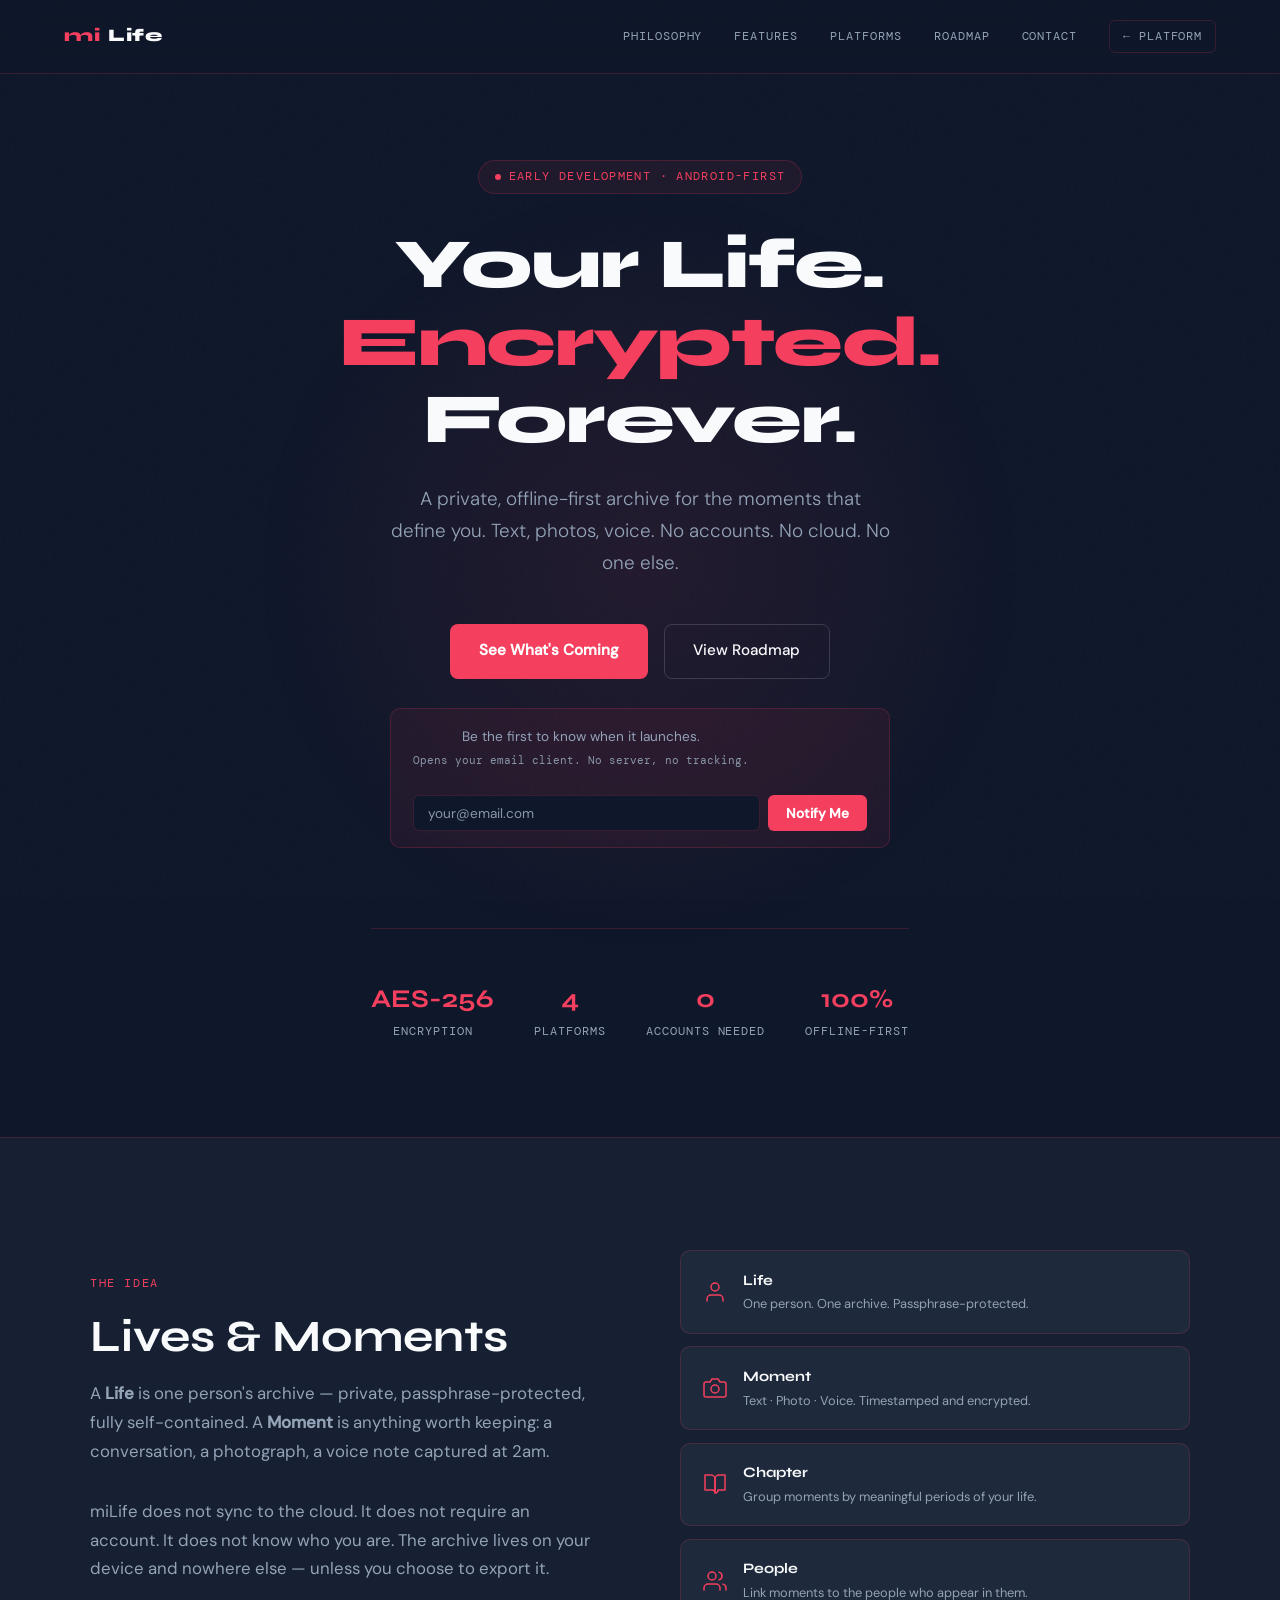
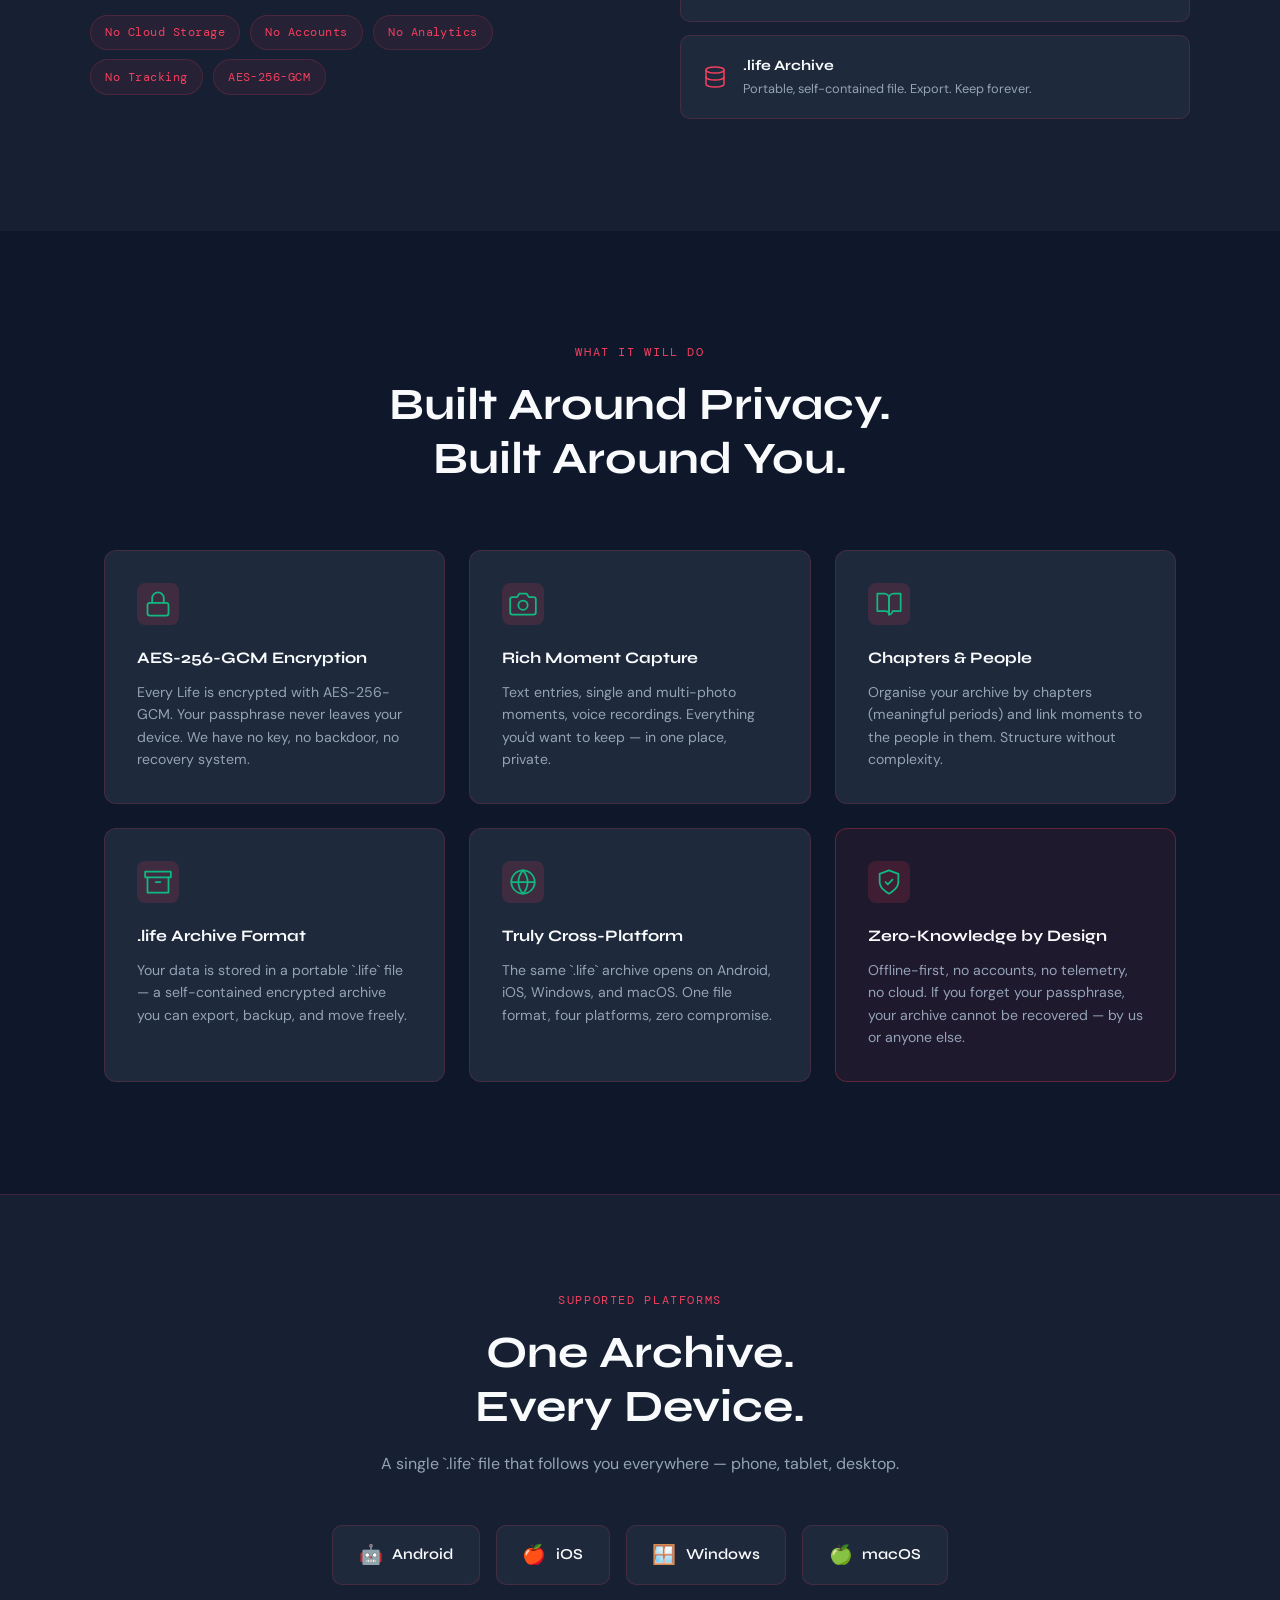
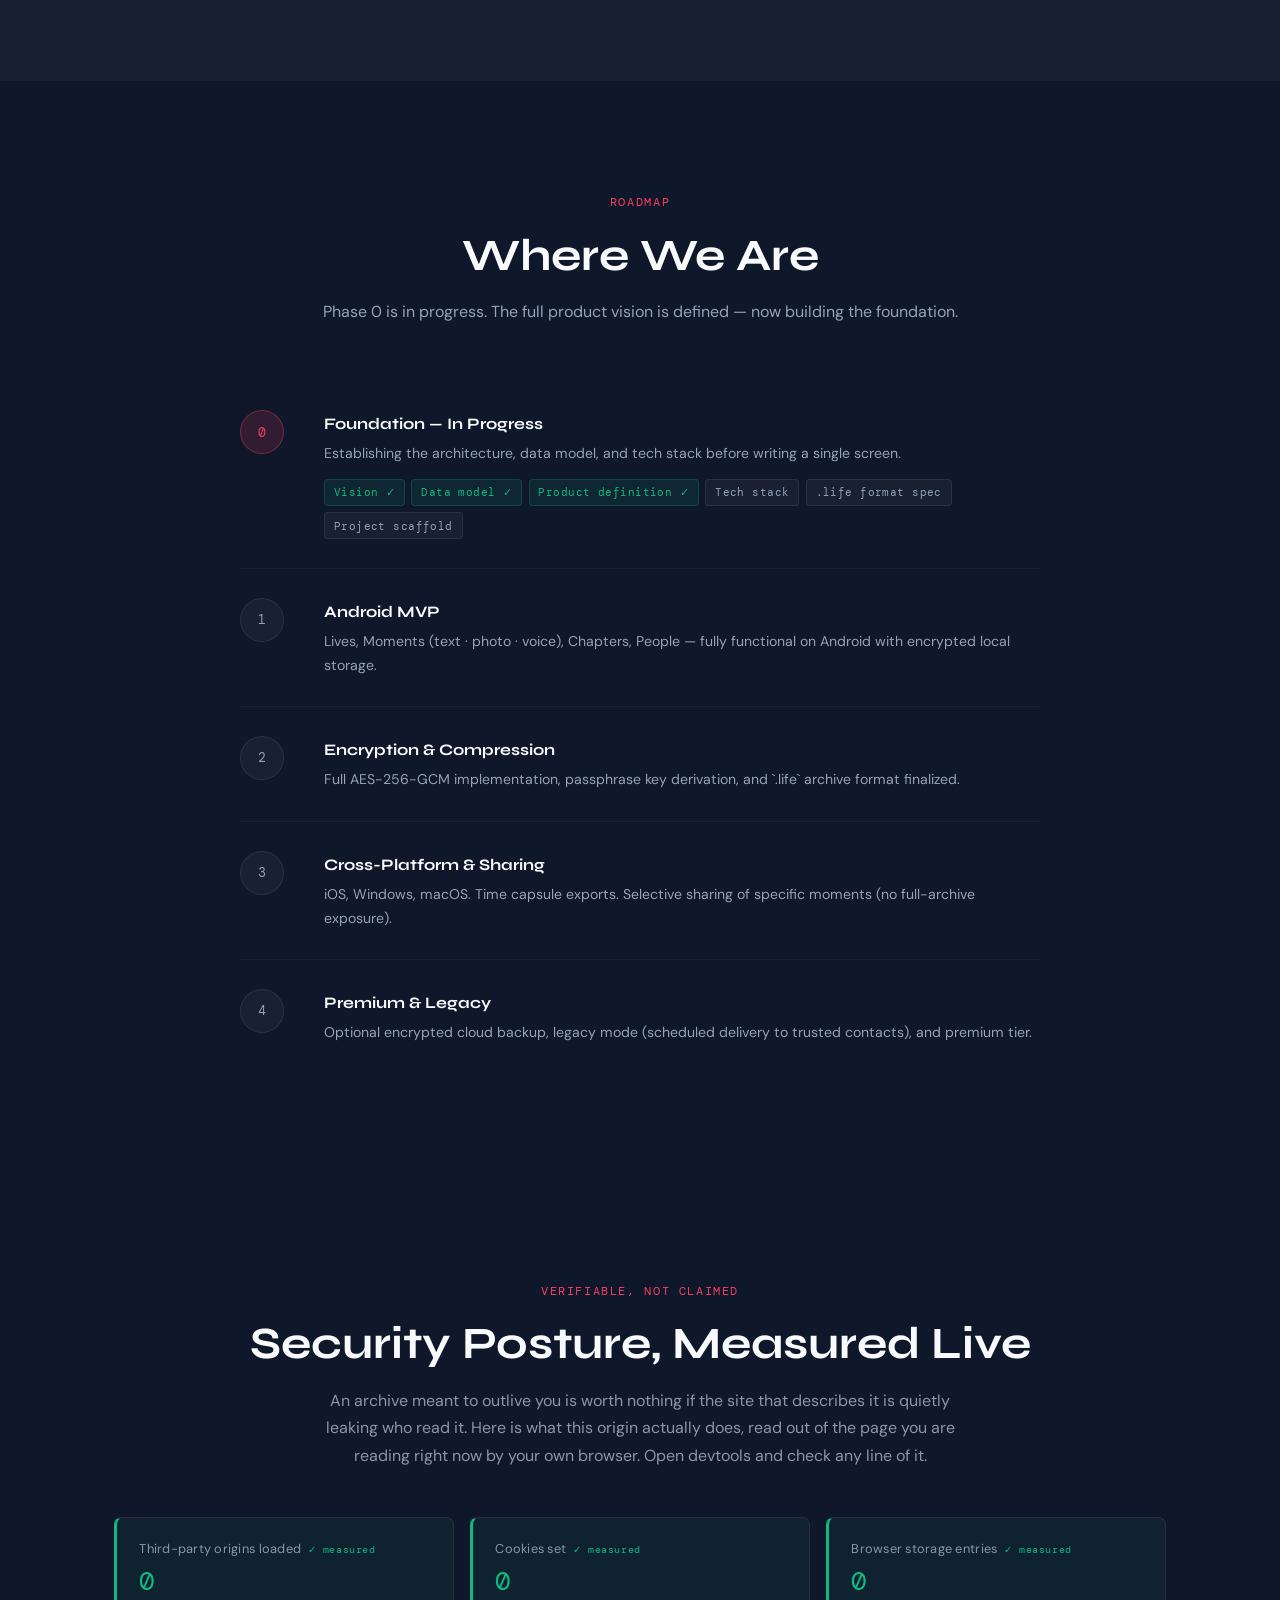
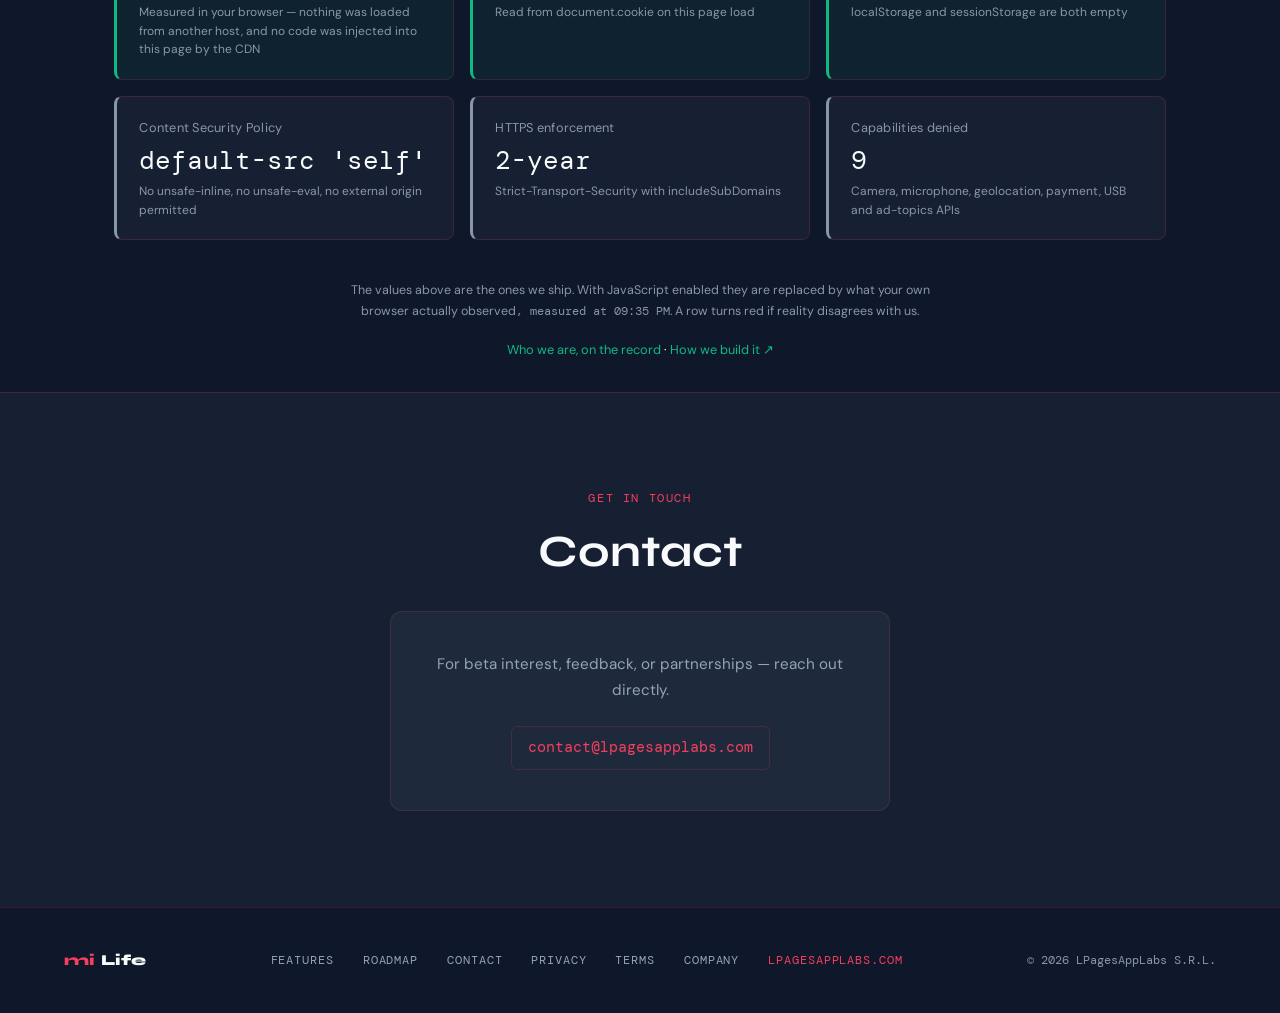
<file: public/index.html>
<!DOCTYPE html>
<!-- LPagesAppLabs Platform v1.0 · miLife · contact@lpagesapplabs.com -->
<html lang="en">
<head>
  <meta charset="UTF-8" />
  <meta name="viewport" content="width=device-width, initial-scale=1.0"/>
  <meta name="color-scheme" content="dark">
  <title>miLife — Your Life. Encrypted. Forever.</title>
  <meta name="description" content="miLife is a private, offline-first life archive app. Capture moments, lives, and memories with AES-256-GCM encryption. No accounts. No cloud. No exceptions.">
  <link rel="canonical" href="https://milife.lpagesapplabs.com/" />
  <meta property="og:title" content="miLife — Your Life. Encrypted. Forever." />
  <meta property="og:description" content="Private life archive app. AES-256 encryption, offline-first, cross-platform. Your memories stay yours." />
  <meta property="og:url" content="https://milife.lpagesapplabs.com/" />
  <meta property="og:image" content="https://lpagesapplabs.com/og-image.png" />
  <meta property="og:image:width" content="1200" />
  <meta property="og:image:height" content="630" />
  <meta property="og:type" content="website" />
  <meta name="twitter:card" content="summary_large_image" />
  <meta name="twitter:title" content="miLife — Your Life. Encrypted. Forever." />
  <meta name="twitter:description" content="Private life archive app. AES-256 encryption, offline-first, cross-platform. Your memories stay yours." />
  <meta name="twitter:image" content="https://lpagesapplabs.com/og-image.png" />
  <meta name="theme-color" content="#0F172A">
  <meta name="robots" content="index, follow">
  <link rel="icon" href="/logo.svg" type="image/svg+xml">
  <script src="main.js"></script>
  <link rel="stylesheet" href="fonts.css">
  <link rel="preload" href="fonts/syne-latin-800-normal.woff2" as="font" type="font/woff2" crossorigin>
  <link rel="preload" href="fonts/dm-sans-latin-400-normal.woff2" as="font" type="font/woff2" crossorigin>
  <link rel="stylesheet" href="styles.css">
  <!-- defer, deliberately. This script queries the DOM immediately on boot, and a
       head script that runs before the body exists is what blanked all nine origins
       on 2026-07-27. It is also progressive enhancement: the panel ships with honest
       static values and this only ever upgrades a row to "measured". -->
  <script src="posture.js" defer></script>
</head>
<body>
<a class="skip-link" href="#main-content">Skip to main content</a>

<nav>
  <a href="#hero" class="nav-logo"><span>mi</span>Life</a>
  <div class="nav-right">
    <div class="nav-links">
      <a href="#philosophy">Philosophy</a>
      <a href="#features">Features</a>
      <a href="#platforms">Platforms</a>
      <a href="#roadmap">Roadmap</a>
      <a href="#contact">Contact</a>
    </div>
    <a href="https://lpagesapplabs.com" class="nav-platform" rel="noopener noreferrer">← Platform</a>
    <button class="nav-hamburger" id="hamburger" aria-label="Menu" aria-expanded="false" aria-controls="navMobile"><span></span><span></span><span></span></button>
  </div>
  <!-- Inside <nav> on purpose. nav is position:fixed, so it is the containing
       block for this absolutely-positioned menu, which lets CSS say top:100%
       — exactly the bar's height, whatever the logo turns out to be. As a
       sibling it was in static flow at document y=0, behind the fixed bar and
       off-screen once scrolled: the menu opened and nobody could see it.
       Absolute keeps it out of the flex row, so the bar itself is unchanged. -->
  <div class="nav-mobile" id="navMobile">
    <a href="#philosophy">Philosophy</a>
    <a href="#features">Features</a>
    <a href="#platforms">Platforms</a>
    <a href="#roadmap">Roadmap</a>
    <a href="#contact">Contact</a>
    <a href="https://lpagesapplabs.com" rel="noopener noreferrer">← Platform</a>
  </div>
</nav>

<main id="main-content">
<!-- HERO -->
<section id="hero">
  <div class="hero-glow"></div>
  <div class="hero-badge"><span class="badge-dot"></span> Early Development · Android-First</div>
  <h1>Your Life.<br><span class="accent">Encrypted.</span><br>Forever.</h1>
  <p class="hero-sub">A private, offline-first archive for the moments that define you. Text, photos, voice. No accounts. No cloud. No one else.</p>
  <div class="btn-group">
    <a href="#features" class="btn btn-primary">See What's Coming</a>
    <a href="#roadmap" class="btn btn-secondary">View Roadmap</a>
  </div>
  <div class="notify-strip">
    <p>Be the first to know when it launches.<br><span class="notify-sub">Opens your email client. No server, no tracking.</span></p>
      <!-- The email input deliberately has NO name attribute, and this form has
           no action. That is a control, not an oversight: main.js calls
           preventDefault() and opens a mailto, but if JavaScript never runs the
           form submits natively as a GET to this same page, and a named input
           would put the visitor's email address into the URL, their browser
           history, and the Referer header of whatever they click next. Without a
           name, nothing is submitted at all. Do not "tidy" one in. -->
    <form class="notify-form" data-product="miLife">
      <input type="email" placeholder="your@email.com" required autocomplete="email" aria-label="Email address">
      <button type="submit">Notify Me</button>
    </form>
  </div>
  <div class="hero-stat-bar">
    <div class="stat"><div class="stat-num">AES-256</div><div class="stat-label">Encryption</div></div>
    <div class="stat"><div class="stat-num">4</div><div class="stat-label">Platforms</div></div>
    <div class="stat"><div class="stat-num">0</div><div class="stat-label">Accounts needed</div></div>
    <div class="stat"><div class="stat-num">100%</div><div class="stat-label">Offline-first</div></div>
  </div>
</section>

<!-- PHILOSOPHY -->
<section id="philosophy">
  <div class="philosophy-inner">
    <div class="philosophy-copy reveal">
      <div class="section-label">The Idea</div>
      <h2 class="section-title">Lives & Moments</h2>
      <p>A <strong>Life</strong> is one person's archive — private, passphrase-protected, fully self-contained. A <strong>Moment</strong> is anything worth keeping: a conversation, a photograph, a voice note captured at 2am.</p>
      <p>miLife does not sync to the cloud. It does not require an account. It does not know who you are. The archive lives on your device and nowhere else — unless you choose to export it.</p>
      <div class="philosophy-pills">
        <span class="pill">No Cloud Storage</span>
        <span class="pill">No Accounts</span>
        <span class="pill">No Analytics</span>
        <span class="pill">No Tracking</span>
        <span class="pill">AES-256-GCM</span>
      </div>
    </div>
    <div class="philosophy-visual reveal">
      <div class="concept-row"><span class="concept-icon"><svg width="24" height="24" viewBox="0 0 24 24" fill="none" stroke="#F43F5E" stroke-width="1.5" stroke-linecap="round" stroke-linejoin="round" aria-hidden="true"><path d="M20 21v-2a4 4 0 0 0-4-4H8a4 4 0 0 0-4 4v2"/><circle cx="12" cy="7" r="4"/></svg></span><div class="concept-body"><h3 class="concept-title">Life</h3><div class="concept-desc">One person. One archive. Passphrase-protected.</div></div></div>
      <div class="concept-row"><span class="concept-icon"><svg width="24" height="24" viewBox="0 0 24 24" fill="none" stroke="#F43F5E" stroke-width="1.5" stroke-linecap="round" stroke-linejoin="round" aria-hidden="true"><path d="M23 19a2 2 0 0 1-2 2H3a2 2 0 0 1-2-2V8a2 2 0 0 1 2-2h4l2-3h6l2 3h4a2 2 0 0 1 2 2z"/><circle cx="12" cy="13" r="4"/></svg></span><div class="concept-body"><h3 class="concept-title">Moment</h3><div class="concept-desc">Text · Photo · Voice. Timestamped and encrypted.</div></div></div>
      <div class="concept-row"><span class="concept-icon"><svg width="24" height="24" viewBox="0 0 24 24" fill="none" stroke="#F43F5E" stroke-width="1.5" stroke-linecap="round" stroke-linejoin="round" aria-hidden="true"><path d="M2 3h6a4 4 0 0 1 4 4v14a3 3 0 0 0-3-3H2z"/><path d="M22 3h-6a4 4 0 0 0-4 4v14a3 3 0 0 0 3-3h7z"/></svg></span><div class="concept-body"><h3 class="concept-title">Chapter</h3><div class="concept-desc">Group moments by meaningful periods of your life.</div></div></div>
      <div class="concept-row"><span class="concept-icon"><svg width="24" height="24" viewBox="0 0 24 24" fill="none" stroke="#F43F5E" stroke-width="1.5" stroke-linecap="round" stroke-linejoin="round" aria-hidden="true"><path d="M17 21v-2a4 4 0 0 0-4-4H5a4 4 0 0 0-4 4v2"/><circle cx="9" cy="7" r="4"/><path d="M23 21v-2a4 4 0 0 0-3-3.87"/><path d="M16 3.13a4 4 0 0 1 0 7.75"/></svg></span><div class="concept-body"><h3 class="concept-title">People</h3><div class="concept-desc">Link moments to the people who appear in them.</div></div></div>
      <div class="concept-row"><span class="concept-icon"><svg width="24" height="24" viewBox="0 0 24 24" fill="none" stroke="#F43F5E" stroke-width="1.5" stroke-linecap="round" stroke-linejoin="round" aria-hidden="true"><ellipse cx="12" cy="5" rx="9" ry="3"/><path d="M21 12c0 1.66-4 3-9 3s-9-1.34-9-3"/><path d="M3 5v14c0 1.66 4 3 9 3s9-1.34 9-3V5"/></svg></span><div class="concept-body"><h3 class="concept-title">.life Archive</h3><div class="concept-desc">Portable, self-contained file. Export. Keep forever.</div></div></div>
    </div>
  </div>
</section>

<!-- FEATURES -->
<section id="features">
  <div class="features-header reveal">
    <div class="section-label">What It Will Do</div>
    <h2 class="section-title">Built Around Privacy.<br>Built Around You.</h2>
  </div>
  <div class="features-grid">
    <div class="feature-card reveal">
      <div class="feature-icon"><svg width="28" height="28" viewBox="0 0 24 24" fill="none" stroke="#10B981" stroke-width="1.5" stroke-linecap="round" stroke-linejoin="round" aria-hidden="true"><rect x="3" y="11" width="18" height="11" rx="2" ry="2"/><path d="M7 11V7a5 5 0 0 1 10 0v4"/></svg></div>
      <h3 class="feature-title">AES-256-GCM Encryption</h3>
      <p class="feature-desc">Every Life is encrypted with AES-256-GCM. Your passphrase never leaves your device. We have no key, no backdoor, no recovery system.</p>
    </div>
    <div class="feature-card reveal">
      <div class="feature-icon"><svg width="28" height="28" viewBox="0 0 24 24" fill="none" stroke="#10B981" stroke-width="1.5" stroke-linecap="round" stroke-linejoin="round" aria-hidden="true"><path d="M23 19a2 2 0 0 1-2 2H3a2 2 0 0 1-2-2V8a2 2 0 0 1 2-2h4l2-3h6l2 3h4a2 2 0 0 1 2 2z"/><circle cx="12" cy="13" r="4"/></svg></div>
      <h3 class="feature-title">Rich Moment Capture</h3>
      <p class="feature-desc">Text entries, single and multi-photo moments, voice recordings. Everything you'd want to keep — in one place, private.</p>
    </div>
    <div class="feature-card reveal">
      <div class="feature-icon"><svg width="28" height="28" viewBox="0 0 24 24" fill="none" stroke="#10B981" stroke-width="1.5" stroke-linecap="round" stroke-linejoin="round" aria-hidden="true"><path d="M2 3h6a4 4 0 0 1 4 4v14a3 3 0 0 0-3-3H2z"/><path d="M22 3h-6a4 4 0 0 0-4 4v14a3 3 0 0 0 3-3h7z"/></svg></div>
      <h3 class="feature-title">Chapters & People</h3>
      <p class="feature-desc">Organise your archive by chapters (meaningful periods) and link moments to the people in them. Structure without complexity.</p>
    </div>
    <div class="feature-card reveal">
      <div class="feature-icon"><svg width="28" height="28" viewBox="0 0 24 24" fill="none" stroke="#10B981" stroke-width="1.5" stroke-linecap="round" stroke-linejoin="round" aria-hidden="true"><polyline points="21 8 21 21 3 21 3 8"/><rect x="1" y="3" width="22" height="5"/><line x1="10" y1="12" x2="14" y2="12"/></svg></div>
      <h3 class="feature-title">.life Archive Format</h3>
      <p class="feature-desc">Your data is stored in a portable `.life` file — a self-contained encrypted archive you can export, backup, and move freely.</p>
    </div>
    <div class="feature-card reveal">
      <div class="feature-icon"><svg width="28" height="28" viewBox="0 0 24 24" fill="none" stroke="#10B981" stroke-width="1.5" stroke-linecap="round" stroke-linejoin="round" aria-hidden="true"><circle cx="12" cy="12" r="10"/><line x1="2" y1="12" x2="22" y2="12"/><path d="M12 2a15.3 15.3 0 0 1 4 10 15.3 15.3 0 0 1-4 10 15.3 15.3 0 0 1-4-10 15.3 15.3 0 0 1 4-10z"/></svg></div>
      <h3 class="feature-title">Truly Cross-Platform</h3>
      <p class="feature-desc">The same `.life` archive opens on Android, iOS, Windows, and macOS. One file format, four platforms, zero compromise.</p>
    </div>
    <div class="feature-card feature-card--highlight reveal">
      <div class="feature-icon"><svg width="28" height="28" viewBox="0 0 24 24" fill="none" stroke="#10B981" stroke-width="1.5" stroke-linecap="round" stroke-linejoin="round" aria-hidden="true"><path d="M12 22s8-4 8-10V5l-8-3-8 3v7c0 6 8 10 8 10z"/><polyline points="9 12 11 14 15 10"/></svg></div>
      <h3 class="feature-title">Zero-Knowledge by Design</h3>
      <p class="feature-desc">Offline-first, no accounts, no telemetry, no cloud. If you forget your passphrase, your archive cannot be recovered — by us or anyone else.</p>
    </div>
  </div>
</section>

<!-- PLATFORMS -->
<section id="platforms">
  <div class="platforms-inner">
    <div class="reveal">
      <div class="section-label">Supported Platforms</div>
      <h2 class="section-title">One Archive.<br>Every Device.</h2>
      <p class="note-dim">A single `.life` file that follows you everywhere — phone, tablet, desktop.</p>
    </div>
    <div class="platform-grid reveal">
      <div class="platform-tag"><span class="icon" aria-hidden="true">🤖</span> Android</div>
      <div class="platform-tag"><span class="icon" aria-hidden="true">🍎</span> iOS</div>
      <div class="platform-tag"><span class="icon" aria-hidden="true">🪟</span> Windows</div>
      <div class="platform-tag"><span class="icon" aria-hidden="true">🍏</span> macOS</div>
    </div>
  </div>
</section>

<!-- ROADMAP -->
<section id="roadmap">
  <div class="roadmap-inner">
    <div class="roadmap-header reveal">
      <div class="section-label">Roadmap</div>
      <h2 class="section-title">Where We Are</h2>
      <p>Phase 0 is in progress. The full product vision is defined — now building the foundation.</p>
    </div>
    <div class="phases">
      <div class="phase reveal">
        <div class="phase-num active">0</div>
        <div>
          <div class="phase-name">Foundation — In Progress</div>
          <p class="phase-desc">Establishing the architecture, data model, and tech stack before writing a single screen.</p>
          <div class="phase-items">
            <span class="phase-item done-item">Vision ✓</span>
            <span class="phase-item done-item">Data model ✓</span>
            <span class="phase-item done-item">Product definition ✓</span>
            <span class="phase-item todo-item">Tech stack</span>
            <span class="phase-item todo-item">.life format spec</span>
            <span class="phase-item todo-item">Project scaffold</span>
          </div>
        </div>
      </div>
      <div class="phase reveal">
        <div class="phase-num next">1</div>
        <div>
          <div class="phase-name">Android MVP</div>
          <p class="phase-desc">Lives, Moments (text · photo · voice), Chapters, People — fully functional on Android with encrypted local storage.</p>
        </div>
      </div>
      <div class="phase reveal">
        <div class="phase-num next">2</div>
        <div>
          <div class="phase-name">Encryption & Compression</div>
          <p class="phase-desc">Full AES-256-GCM implementation, passphrase key derivation, and `.life` archive format finalized.</p>
        </div>
      </div>
      <div class="phase reveal">
        <div class="phase-num next">3</div>
        <div>
          <div class="phase-name">Cross-Platform & Sharing</div>
          <p class="phase-desc">iOS, Windows, macOS. Time capsule exports. Selective sharing of specific moments (no full-archive exposure).</p>
        </div>
      </div>
      <div class="phase reveal">
        <div class="phase-num next">4</div>
        <div>
          <div class="phase-name">Premium & Legacy</div>
          <p class="phase-desc">Optional encrypted cloud backup, legacy mode (scheduled delivery to trusted contacts), and premium tier.</p>
        </div>
      </div>
    </div>
  </div>
</section>

<!-- SECURITY POSTURE — measured live, see posture.js -->
<section id="posture">
  <div class="posture-header reveal">
    <div class="section-label">Verifiable, Not Claimed</div>
    <h2 class="section-title">Security Posture, Measured Live</h2>
    <p>An archive meant to outlive you is worth nothing if the site that describes it is quietly leaking who read it. Here is what this origin actually does, read out of the page you are reading right now by your own browser. Open devtools and check any line of it.</p>
  </div>

  <dl class="posture-grid reveal">
    <div class="posture-row" data-posture="third-party">
      <dt class="posture-label">Third-party origins loaded</dt>
      <dd class="posture-value">0</dd>
      <dd class="posture-note">No fonts, analytics or tag manager loaded from another host</dd>
    </div>
    <div class="posture-row" data-posture="cookies">
      <dt class="posture-label">Cookies set</dt>
      <dd class="posture-value">0</dd>
      <dd class="posture-note">No consent banner, because there is nothing to consent to</dd>
    </div>
    <div class="posture-row" data-posture="storage">
      <dt class="posture-label">Browser storage entries</dt>
      <dd class="posture-value">0</dd>
      <dd class="posture-note">Nothing written to localStorage or sessionStorage</dd>
    </div>
    <div class="posture-row" data-posture="csp">
      <dt class="posture-label">Content Security Policy</dt>
      <dd class="posture-value">default-src 'self'</dd>
      <dd class="posture-note">No unsafe-inline, no unsafe-eval, no external origin permitted</dd>
    </div>
    <div class="posture-row" data-posture="hsts">
      <dt class="posture-label">HTTPS enforcement</dt>
      <dd class="posture-value">2-year</dd>
      <dd class="posture-note">Strict-Transport-Security with includeSubDomains</dd>
    </div>
    <div class="posture-row" data-posture="permissions">
      <dt class="posture-label">Capabilities denied</dt>
      <dd class="posture-value">9</dd>
      <dd class="posture-note">Camera, microphone, geolocation, payment, USB and ad-topics APIs</dd>
    </div>
  </dl>

  <div class="posture-foot reveal">
    <p class="posture-stamp">The values above are the ones we ship. With JavaScript enabled they are replaced by what your own browser actually observed<span class="posture-time-wrap">, measured at <span data-posture-time>—</span></span>. A row turns red if reality disagrees with us.</p>
    <p class="posture-links"><a href="https://lpagesapplabs.com/company.html">Who we are, on the record</a> · <a href="https://blog.lpagesapplabs.com" rel="noopener noreferrer">How we build it ↗</a></p>
  </div>
</section>

<!-- CONTACT -->
<section id="contact">
  <div class="reveal">
    <div class="section-label">Get in Touch</div>
    <h2 class="section-title">Contact</h2>
  </div>
  <div class="contact-box reveal">
    <p>For beta interest, feedback, or partnerships — reach out directly.</p>
    <a href="mailto:contact@lpagesapplabs.com" class="contact-email">contact@lpagesapplabs.com</a>
  </div>
</section>

</main>

<footer>
  <a href="#hero" class="footer-logo"><span>mi</span>Life</a>
  <div class="footer-links">
    <a href="#features">Features</a>
    <a href="#roadmap">Roadmap</a>
    <a href="#contact">Contact</a>
    <a href="privacy.html">Privacy</a>
    <a href="terms.html">Terms</a>
    <a href="https://lpagesapplabs.com/company.html" rel="noopener noreferrer">Company</a>
    <a href="https://lpagesapplabs.com" class="footer-platform" rel="noopener noreferrer">lpagesapplabs.com</a>
  </div>
  <div class="footer-copy">© 2026 LPagesAppLabs S.R.L.</div>
</footer>

</body>
</html>
</file>
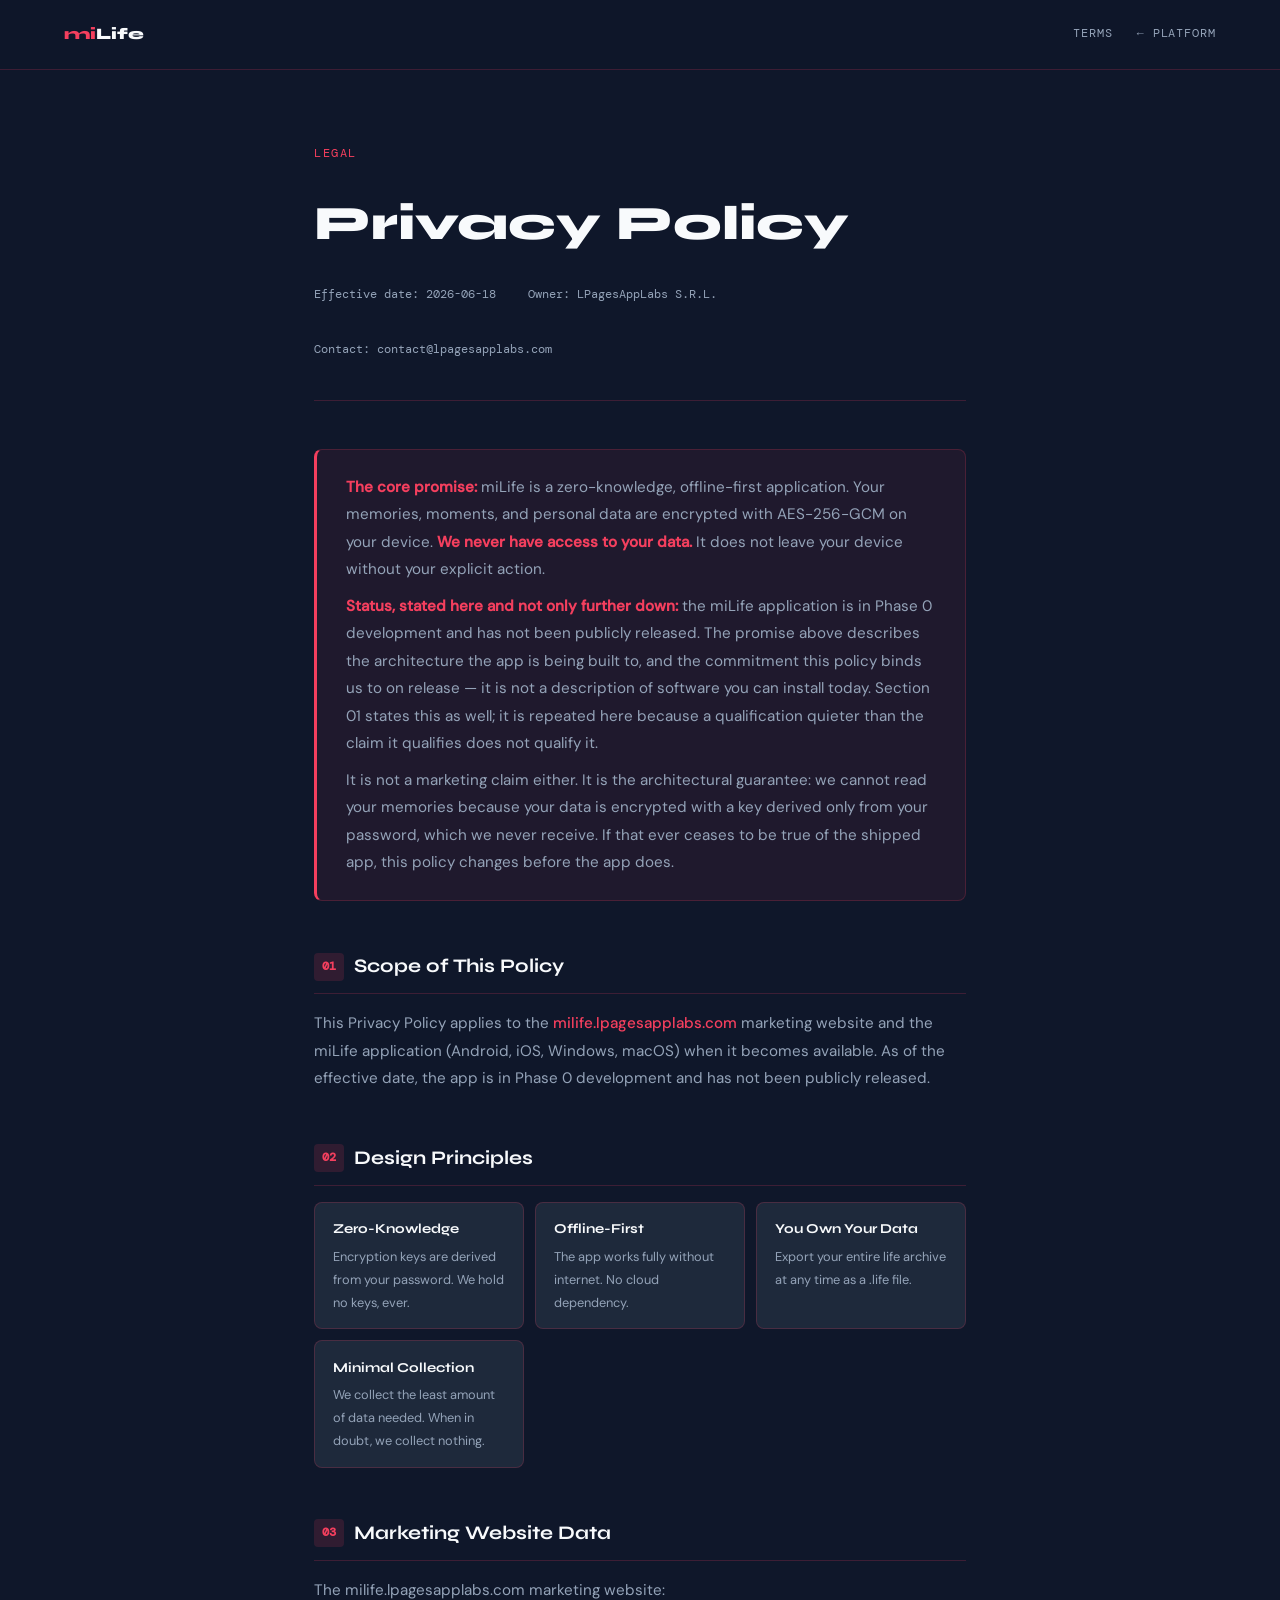
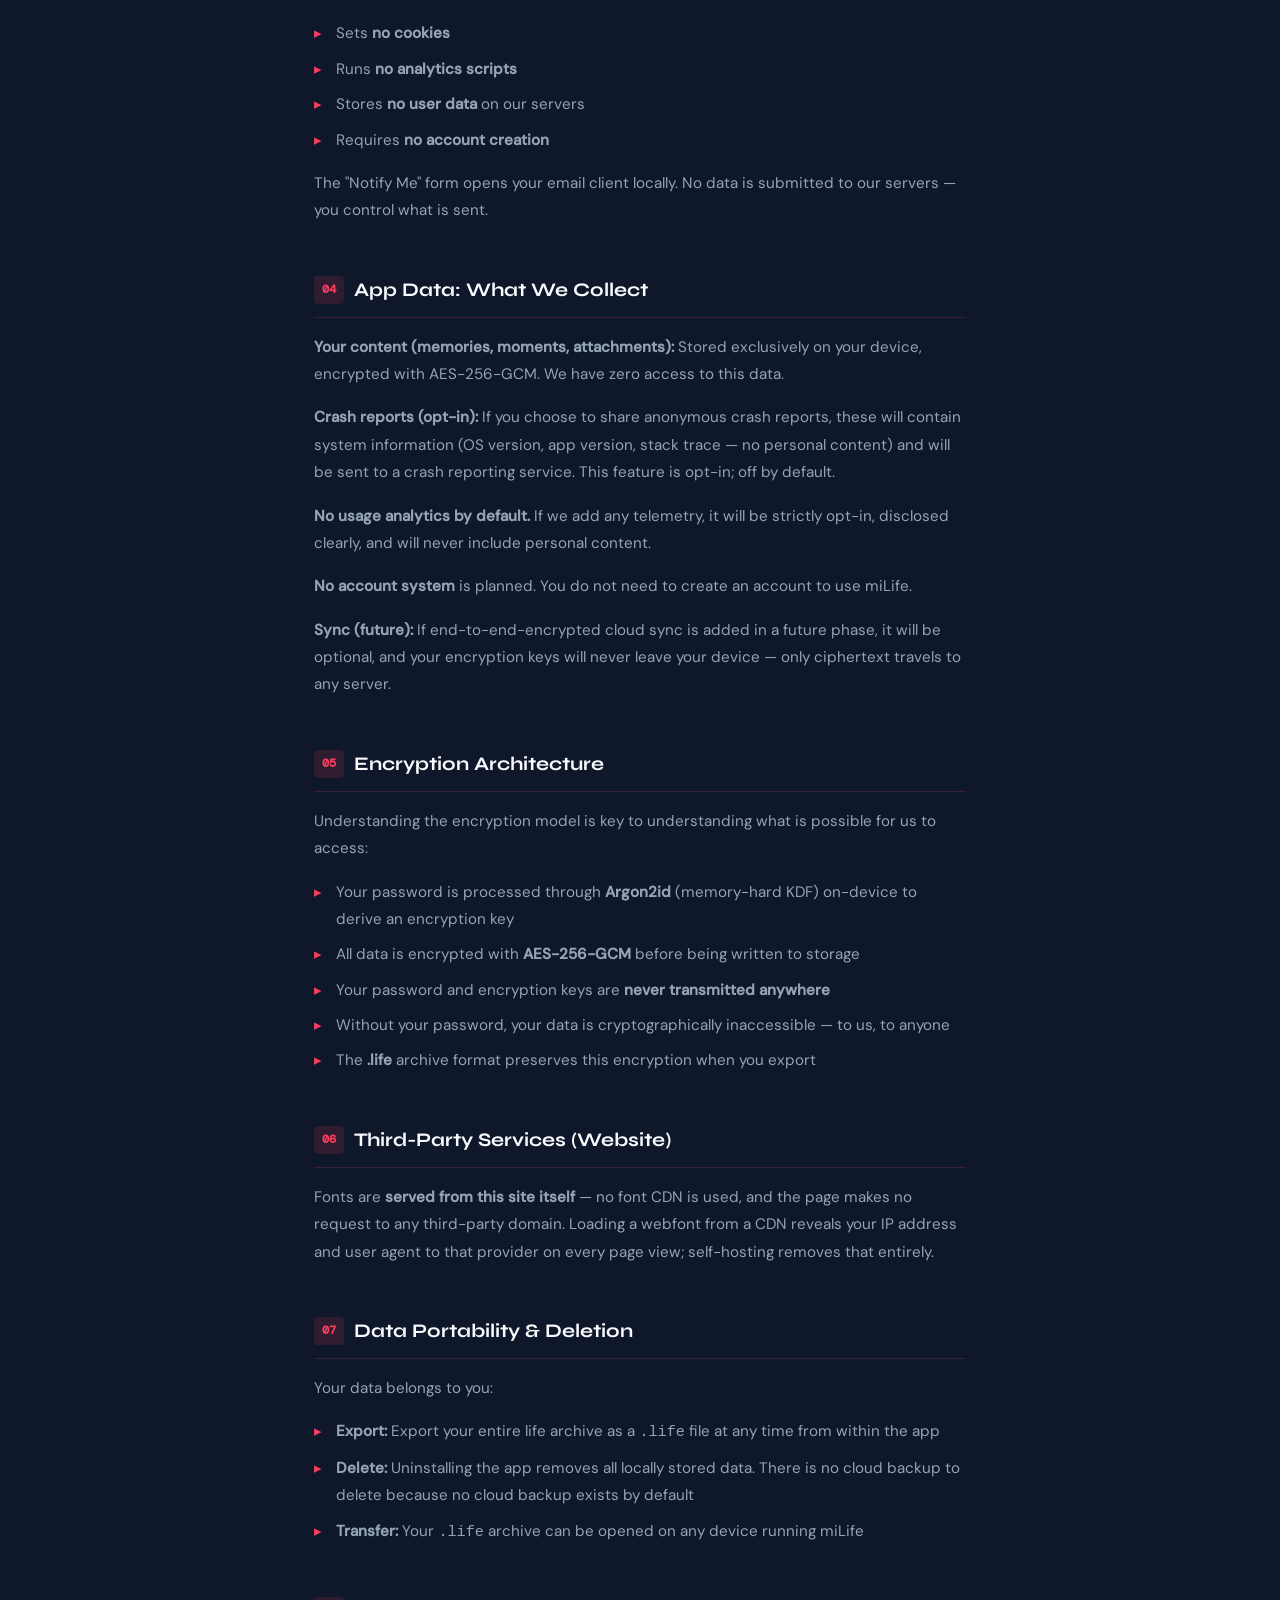
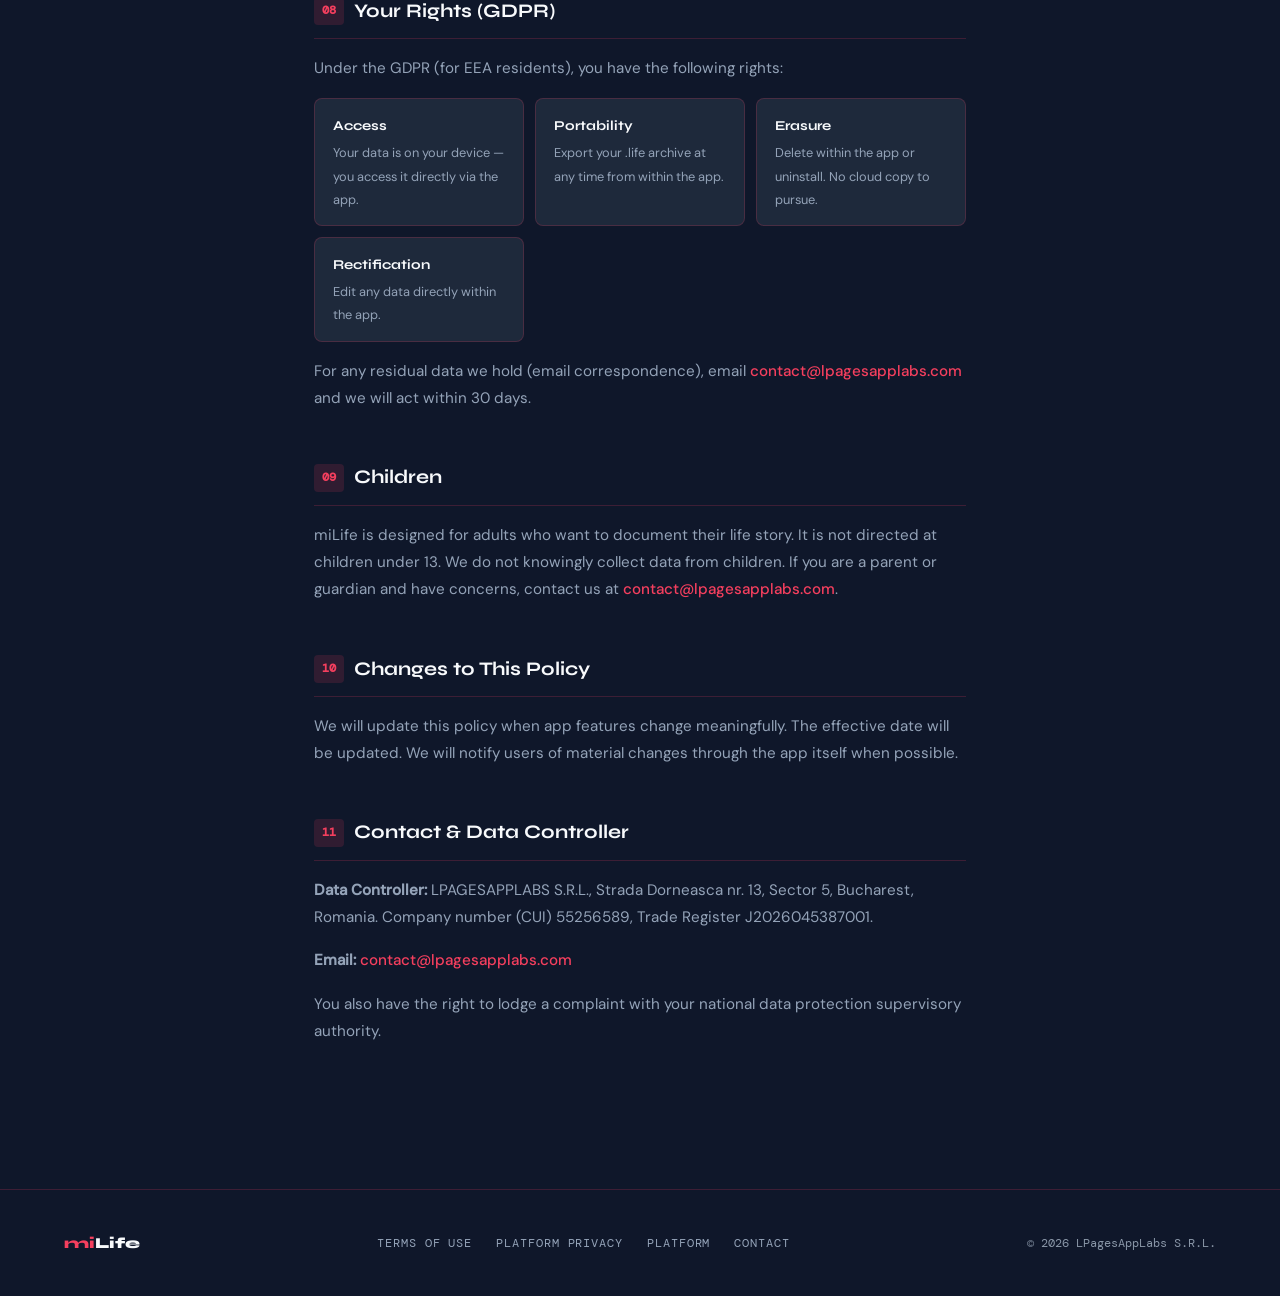
<file: public/privacy.html>
<!DOCTYPE html>
<!-- LPagesAppLabs Platform v1.0 · miLife · contact@lpagesapplabs.com -->
<html lang="en">
<head>
  <meta charset="UTF-8" />
  <meta name="viewport" content="width=device-width, initial-scale=1.0"/>
  <meta name="color-scheme" content="dark">
  <title>Privacy Policy — miLife</title>
  <meta name="description" content="Privacy Policy for miLife — the offline-first, AES-256-GCM encrypted personal life memory app. Zero-knowledge. Your data never leaves your device.">
  <link rel="canonical" href="https://milife.lpagesapplabs.com/privacy.html" />
  <link rel="icon" href="/logo.svg" type="image/svg+xml">
  <script src="main.js"></script>
  <link rel="stylesheet" href="fonts.css">
  <link rel="preload" href="fonts/syne-latin-800-normal.woff2" as="font" type="font/woff2" crossorigin>
  <link rel="preload" href="fonts/dm-sans-latin-400-normal.woff2" as="font" type="font/woff2" crossorigin>
  <link rel="stylesheet" href="privacy.css">
  <meta property="og:title" content="Privacy Policy — miLife" />
  <meta property="og:description" content="Privacy Policy for miLife — the offline-first, AES-256-GCM encrypted personal life memory app. Zero-knowledge. Your data never leaves your device." />
  <meta property="og:url" content="https://milife.lpagesapplabs.com/privacy.html" />
  <meta property="og:type" content="website" />
  <meta property="og:image" content="https://lpagesapplabs.com/og-image.png" />
  <meta property="og:image:width" content="1200" />
  <meta property="og:image:height" content="630" />
  <meta name="twitter:card" content="summary_large_image" />
  <meta name="twitter:title" content="Privacy Policy — miLife" />
  <meta name="twitter:description" content="Privacy Policy for miLife — the offline-first, AES-256-GCM encrypted personal life memory app. Zero-knowledge. Your data never leaves your device." />
  <meta name="twitter:image" content="https://lpagesapplabs.com/og-image.png" />
</head>
<body>
<a class="skip-link" href="#main-content">Skip to main content</a>

<nav>
  <a href="https://milife.lpagesapplabs.com/" class="nav-logo"><span>mi</span>Life</a>
  <div class="nav-links">
    <a href="terms.html">Terms</a>
    <a href="https://lpagesapplabs.com" rel="noopener noreferrer">← Platform</a>
  </div>
</nav>

<main class="wrap" id="main-content">
  <span class="page-label">Legal</span>
  <h1>Privacy Policy</h1>
  <div class="meta">
    <span>Effective date: 2026-06-18</span>
    <span>Owner: LPagesAppLabs S.R.L.</span>
    <span>Contact: contact@lpagesapplabs.com</span>
  </div>

  <div class="intro">
    <p><strong>The core promise:</strong> miLife is a zero-knowledge, offline-first application. Your memories, moments, and personal data are encrypted with AES-256-GCM on your device. <strong>We never have access to your data.</strong> It does not leave your device without your explicit action.</p>
    <p><strong>Status, stated here and not only further down:</strong> the miLife application is in Phase 0 development and has not been publicly released. The promise above describes the architecture the app is being built to, and the commitment this policy binds us to on release — it is not a description of software you can install today. Section 01 states this as well; it is repeated here because a qualification quieter than the claim it qualifies does not qualify it.</p>
    <p>It is not a marketing claim either. It is the architectural guarantee: we cannot read your memories because your data is encrypted with a key derived only from your password, which we never receive. If that ever ceases to be true of the shipped app, this policy changes before the app does.</p>
  </div>

  <div class="section">
    <h2><span class="num">01</span> Scope of This Policy</h2>
    <p>This Privacy Policy applies to the <span class="highlight">milife.lpagesapplabs.com</span> marketing website and the miLife application (Android, iOS, Windows, macOS) when it becomes available. As of the effective date, the app is in Phase 0 development and has not been publicly released.</p>
  </div>

  <div class="section">
    <h2><span class="num">02</span> Design Principles</h2>
    <div class="principle-grid">
      <div class="principle"><div class="principle-title">Zero-Knowledge</div><div class="principle-desc">Encryption keys are derived from your password. We hold no keys, ever.</div></div>
      <div class="principle"><div class="principle-title">Offline-First</div><div class="principle-desc">The app works fully without internet. No cloud dependency.</div></div>
      <div class="principle"><div class="principle-title">You Own Your Data</div><div class="principle-desc">Export your entire life archive at any time as a .life file.</div></div>
      <div class="principle"><div class="principle-title">Minimal Collection</div><div class="principle-desc">We collect the least amount of data needed. When in doubt, we collect nothing.</div></div>
    </div>
  </div>

  <div class="section">
    <h2><span class="num">03</span> Marketing Website Data</h2>
    <p>The milife.lpagesapplabs.com marketing website:</p>
    <ul>
      <li>Sets <strong>no cookies</strong></li>
      <li>Runs <strong>no analytics scripts</strong></li>
      <li>Stores <strong>no user data</strong> on our servers</li>
      <li>Requires <strong>no account creation</strong></li>
    </ul>
    <p>The "Notify Me" form opens your email client locally. No data is submitted to our servers — you control what is sent.</p>
  </div>

  <div class="section">
    <h2><span class="num">04</span> App Data: What We Collect</h2>
    <p><strong>Your content (memories, moments, attachments):</strong> Stored exclusively on your device, encrypted with AES-256-GCM. We have zero access to this data.</p>
    <p><strong>Crash reports (opt-in):</strong> If you choose to share anonymous crash reports, these will contain system information (OS version, app version, stack trace — no personal content) and will be sent to a crash reporting service. This feature is opt-in; off by default.</p>
    <p><strong>No usage analytics by default.</strong> If we add any telemetry, it will be strictly opt-in, disclosed clearly, and will never include personal content.</p>
    <p><strong>No account system</strong> is planned. You do not need to create an account to use miLife.</p>
    <p><strong>Sync (future):</strong> If end-to-end-encrypted cloud sync is added in a future phase, it will be optional, and your encryption keys will never leave your device — only ciphertext travels to any server.</p>
  </div>

  <div class="section">
    <h2><span class="num">05</span> Encryption Architecture</h2>
    <p>Understanding the encryption model is key to understanding what is possible for us to access:</p>
    <ul>
      <li>Your password is processed through <strong>Argon2id</strong> (memory-hard KDF) on-device to derive an encryption key</li>
      <li>All data is encrypted with <strong>AES-256-GCM</strong> before being written to storage</li>
      <li>Your password and encryption keys are <strong>never transmitted anywhere</strong></li>
      <li>Without your password, your data is cryptographically inaccessible — to us, to anyone</li>
      <li>The <strong>.life</strong> archive format preserves this encryption when you export</li>
    </ul>
  </div>

  <div class="section">
    <h2><span class="num">06</span> Third-Party Services (Website)</h2>
    <p>Fonts are <strong>served from this site itself</strong> — no font CDN is used, and the page makes no request to any third-party domain. Loading a webfont from a CDN reveals your IP address and user agent to that provider on every page view; self-hosting removes that entirely.</p>
  </div>

  <div class="section">
    <h2><span class="num">07</span> Data Portability & Deletion</h2>
    <p>Your data belongs to you:</p>
    <ul>
      <li><strong>Export:</strong> Export your entire life archive as a <code>.life</code> file at any time from within the app</li>
      <li><strong>Delete:</strong> Uninstalling the app removes all locally stored data. There is no cloud backup to delete because no cloud backup exists by default</li>
      <li><strong>Transfer:</strong> Your <code>.life</code> archive can be opened on any device running miLife</li>
    </ul>
  </div>

  <div class="section">
    <h2><span class="num">08</span> Your Rights (GDPR)</h2>
    <p>Under the GDPR (for EEA residents), you have the following rights:</p>
    <div class="rights-grid">
      <div class="right-card"><div class="right-title">Access</div><div class="right-desc">Your data is on your device — you access it directly via the app.</div></div>
      <div class="right-card"><div class="right-title">Portability</div><div class="right-desc">Export your .life archive at any time from within the app.</div></div>
      <div class="right-card"><div class="right-title">Erasure</div><div class="right-desc">Delete within the app or uninstall. No cloud copy to pursue.</div></div>
      <div class="right-card"><div class="right-title">Rectification</div><div class="right-desc">Edit any data directly within the app.</div></div>
    </div>
    <p>For any residual data we hold (email correspondence), email <span class="highlight">contact@lpagesapplabs.com</span> and we will act within 30 days.</p>
  </div>

  <div class="section">
    <h2><span class="num">09</span> Children</h2>
    <p>miLife is designed for adults who want to document their life story. It is not directed at children under 13. We do not knowingly collect data from children. If you are a parent or guardian and have concerns, contact us at <span class="highlight">contact@lpagesapplabs.com</span>.</p>
  </div>

  <div class="section">
    <h2><span class="num">10</span> Changes to This Policy</h2>
    <p>We will update this policy when app features change meaningfully. The effective date will be updated. We will notify users of material changes through the app itself when possible.</p>
  </div>

  <div class="section">
    <h2><span class="num">11</span> Contact & Data Controller</h2>
    <p><strong>Data Controller:</strong> LPAGESAPPLABS S.R.L., Strada Dorneasca nr. 13, Sector 5, Bucharest, Romania. Company number (CUI) 55256589, Trade Register J2026045387001.</p>
    <p><strong>Email:</strong> <span class="highlight">contact@lpagesapplabs.com</span></p>
    <p>You also have the right to lodge a complaint with your national data protection supervisory authority.</p>
  </div>
</main>

<footer>
  <a href="https://milife.lpagesapplabs.com" class="legal-brand-link">
    <span class="ft-accent">mi</span>Life
  </a>
  <div class="footer-links">
    <a href="terms.html">Terms of Use</a>
    <a href="https://lpagesapplabs.com/privacy.html">Platform Privacy</a>
    <a href="https://lpagesapplabs.com" rel="noopener noreferrer">Platform</a>
    <a href="mailto:contact@lpagesapplabs.com">Contact</a>
  </div>
  <div class="footer-copy">© 2026 LPagesAppLabs S.R.L.</div>
</footer>

</body>
</html>
</file>
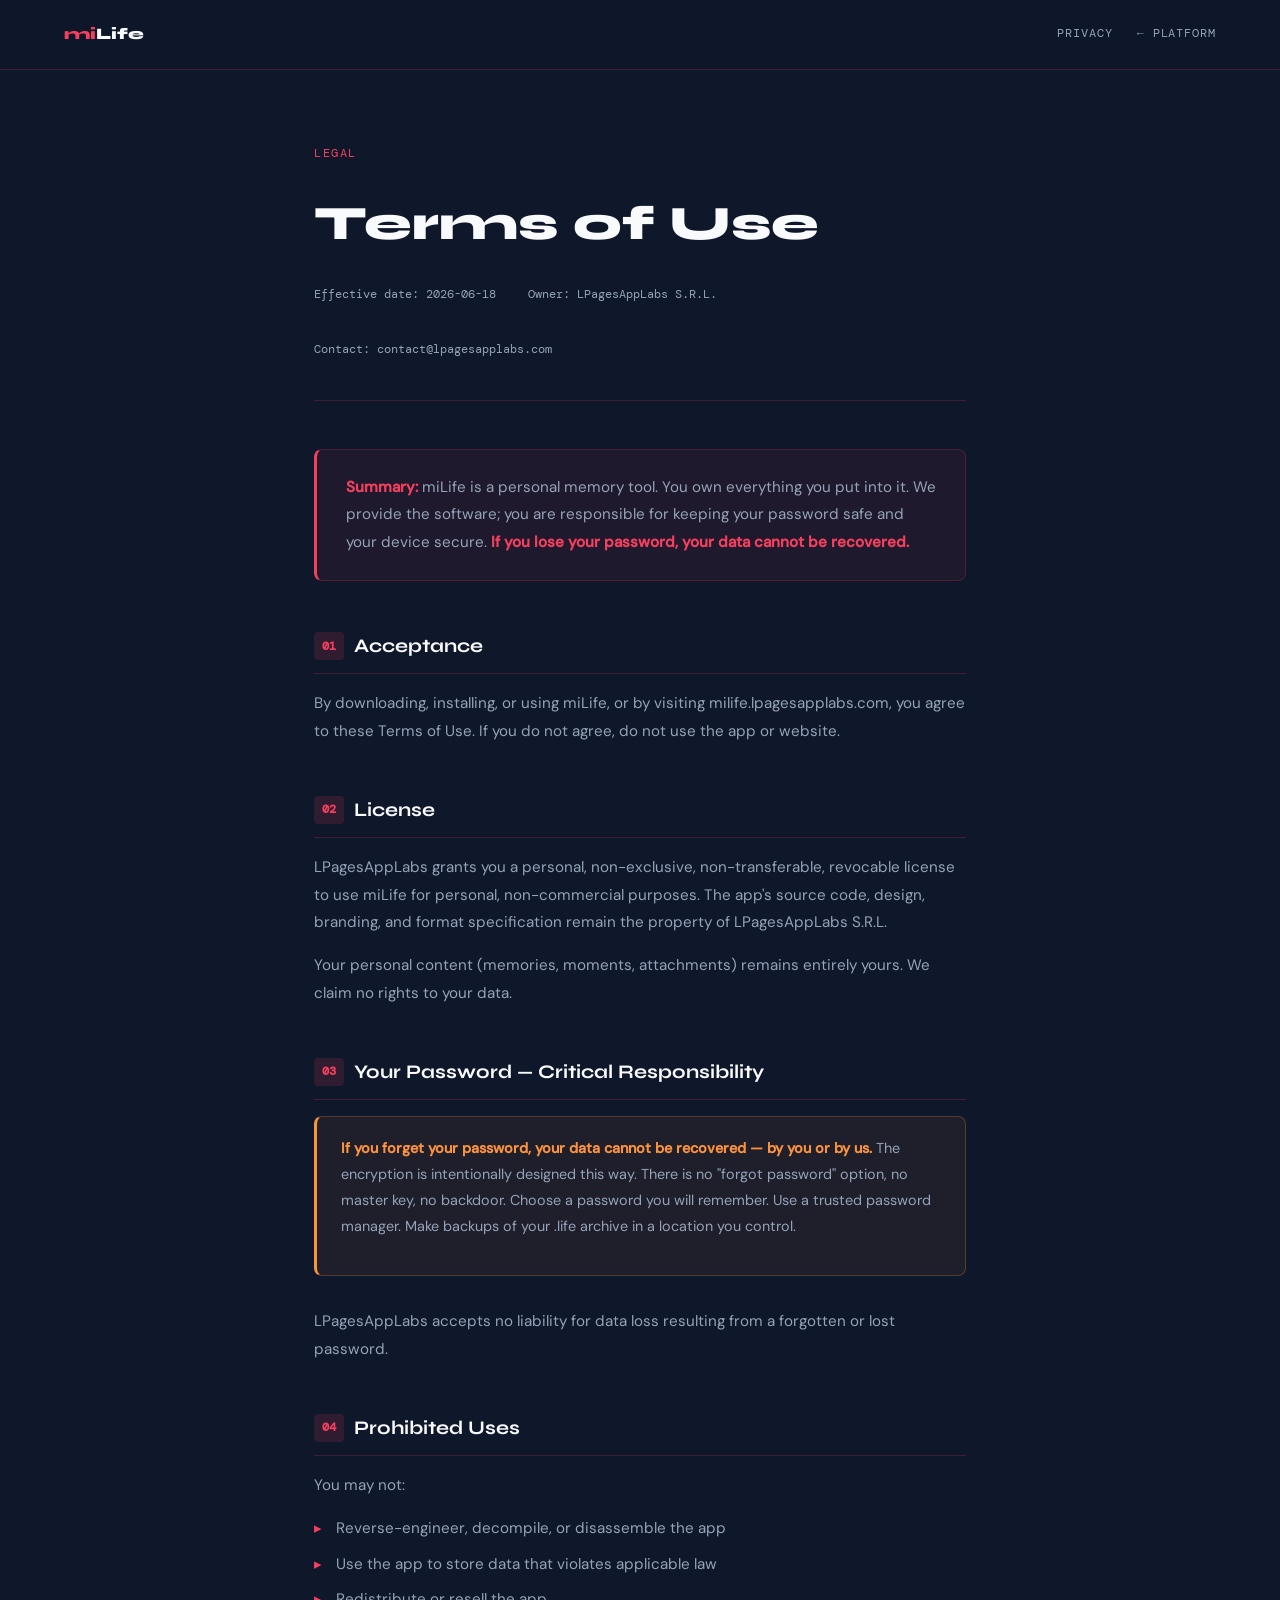
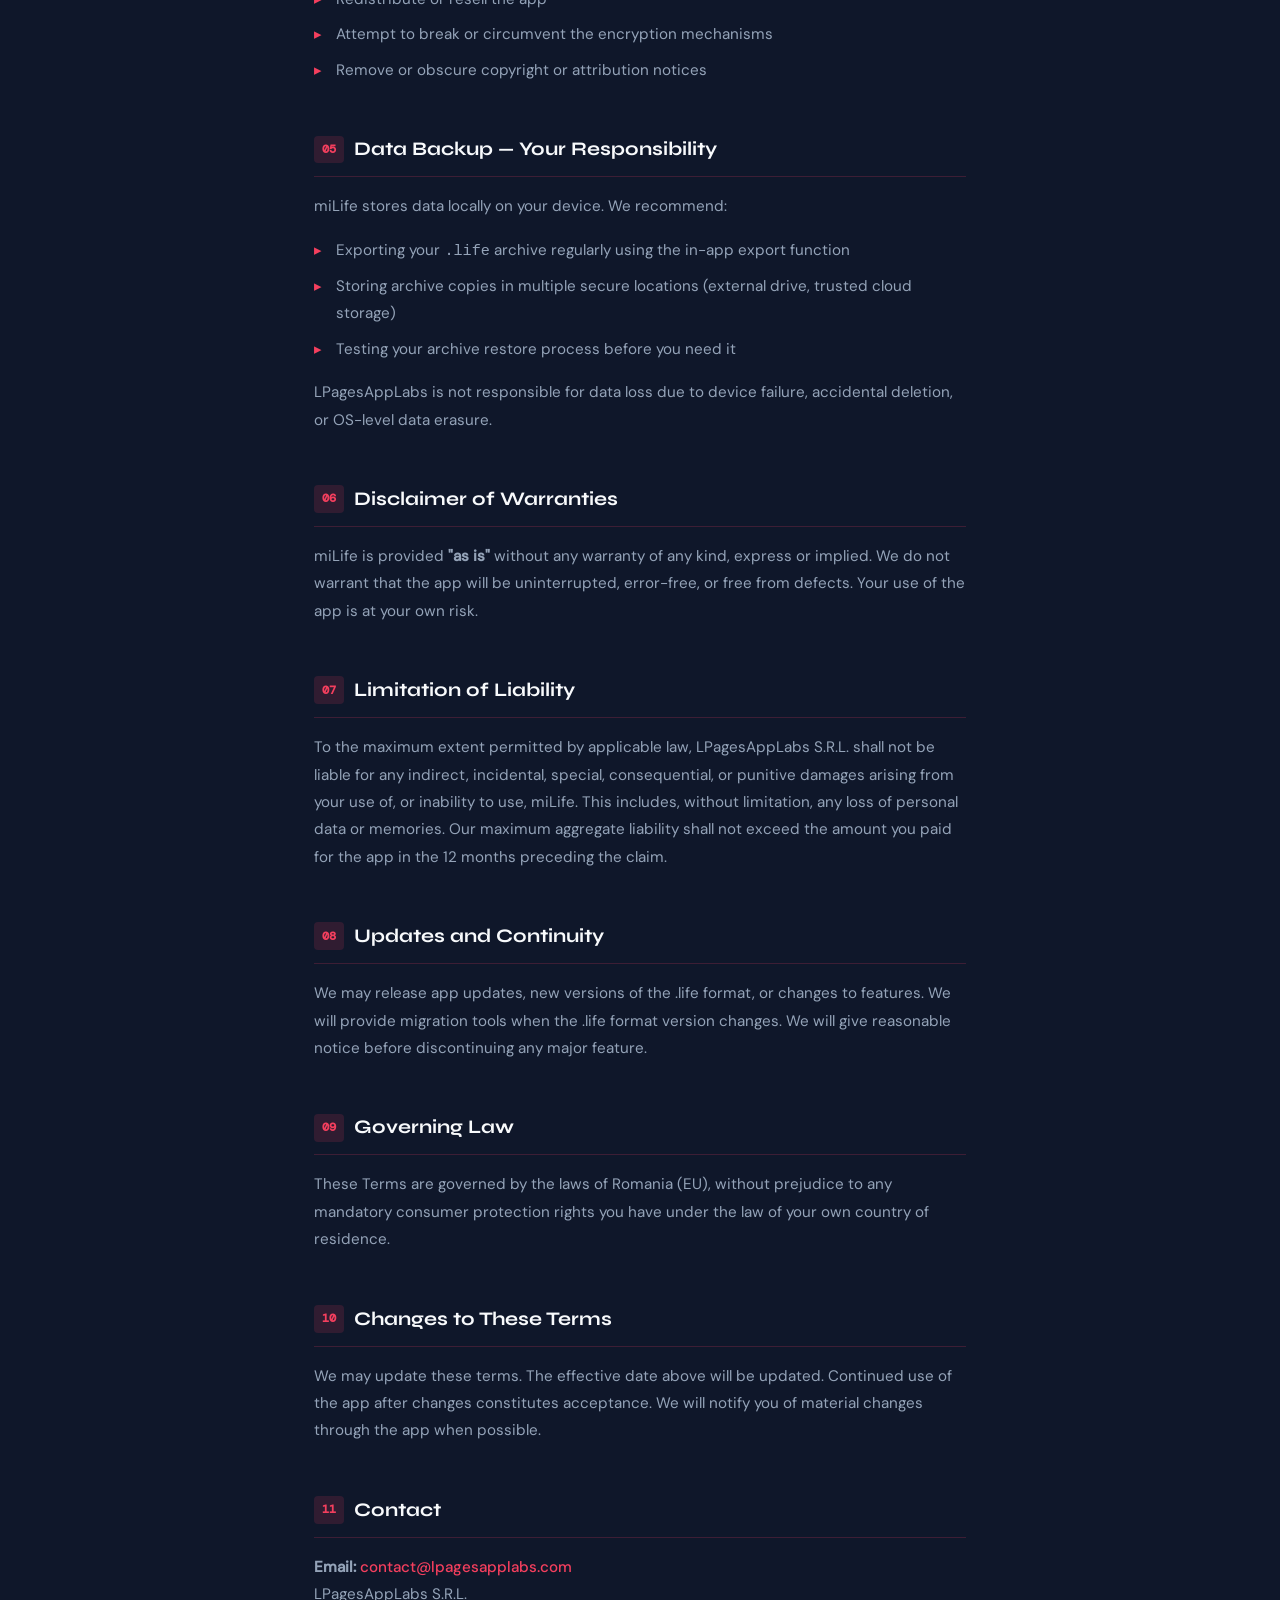
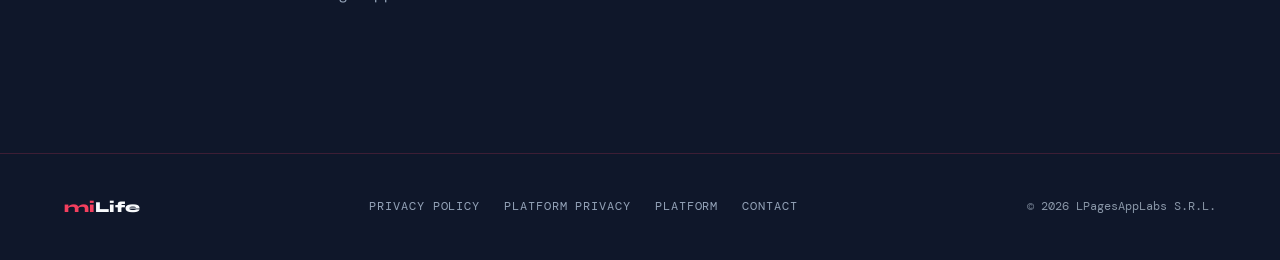
<file: public/terms.html>
<!DOCTYPE html>
<!-- LPagesAppLabs Platform v1.0 · miLife · contact@lpagesapplabs.com -->
<html lang="en">
<head>
  <meta charset="UTF-8" />
  <meta name="viewport" content="width=device-width, initial-scale=1.0"/>
  <meta name="color-scheme" content="dark">
  <title>Terms of Use — miLife</title>
  <meta name="description" content="Terms of Use for miLife — the offline-first, encrypted personal life memory app by LPagesAppLabs.">
  <link rel="canonical" href="https://milife.lpagesapplabs.com/terms.html" />
  <link rel="icon" href="/logo.svg" type="image/svg+xml">
  <script src="main.js"></script>
  <link rel="stylesheet" href="fonts.css">
  <link rel="preload" href="fonts/syne-latin-800-normal.woff2" as="font" type="font/woff2" crossorigin>
  <link rel="preload" href="fonts/dm-sans-latin-400-normal.woff2" as="font" type="font/woff2" crossorigin>
  <link rel="stylesheet" href="terms.css">
  <meta property="og:title" content="Terms of Use — miLife" />
  <meta property="og:description" content="Terms of Use for miLife — the offline-first, encrypted personal life memory app by LPagesAppLabs." />
  <meta property="og:url" content="https://milife.lpagesapplabs.com/terms.html" />
  <meta property="og:type" content="website" />
  <meta property="og:image" content="https://lpagesapplabs.com/og-image.png" />
  <meta property="og:image:width" content="1200" />
  <meta property="og:image:height" content="630" />
  <meta name="twitter:card" content="summary_large_image" />
  <meta name="twitter:title" content="Terms of Use — miLife" />
  <meta name="twitter:description" content="Terms of Use for miLife — the offline-first, encrypted personal life memory app by LPagesAppLabs." />
  <meta name="twitter:image" content="https://lpagesapplabs.com/og-image.png" />
</head>
<body>
<a class="skip-link" href="#main-content">Skip to main content</a>

<nav>
  <a href="https://milife.lpagesapplabs.com/" class="nav-logo"><span>mi</span>Life</a>
  <div class="nav-links">
    <a href="privacy.html">Privacy</a>
    <a href="https://lpagesapplabs.com" rel="noopener noreferrer">← Platform</a>
  </div>
</nav>

<main class="wrap" id="main-content">
  <span class="page-label">Legal</span>
  <h1>Terms of Use</h1>
  <div class="meta">
    <span>Effective date: 2026-06-18</span>
    <span>Owner: LPagesAppLabs S.R.L.</span>
    <span>Contact: contact@lpagesapplabs.com</span>
  </div>

  <div class="intro">
    <p><strong>Summary:</strong> miLife is a personal memory tool. You own everything you put into it. We provide the software; you are responsible for keeping your password safe and your device secure. <strong>If you lose your password, your data cannot be recovered.</strong></p>
  </div>

  <div class="section">
    <h2><span class="num">01</span> Acceptance</h2>
    <p>By downloading, installing, or using miLife, or by visiting milife.lpagesapplabs.com, you agree to these Terms of Use. If you do not agree, do not use the app or website.</p>
  </div>

  <div class="section">
    <h2><span class="num">02</span> License</h2>
    <p>LPagesAppLabs grants you a personal, non-exclusive, non-transferable, revocable license to use miLife for personal, non-commercial purposes. The app's source code, design, branding, and format specification remain the property of LPagesAppLabs S.R.L.</p>
    <p>Your personal content (memories, moments, attachments) remains entirely yours. We claim no rights to your data.</p>
  </div>

  <div class="section">
    <h2><span class="num">03</span> Your Password — Critical Responsibility</h2>
    <div class="critical-box">
      <p><strong>If you forget your password, your data cannot be recovered — by you or by us.</strong> The encryption is intentionally designed this way. There is no "forgot password" option, no master key, no backdoor. Choose a password you will remember. Use a trusted password manager. Make backups of your .life archive in a location you control.</p>
    </div>
    <p>LPagesAppLabs accepts no liability for data loss resulting from a forgotten or lost password.</p>
  </div>

  <div class="section">
    <h2><span class="num">04</span> Prohibited Uses</h2>
    <p>You may not:</p>
    <ul>
      <li>Reverse-engineer, decompile, or disassemble the app</li>
      <li>Use the app to store data that violates applicable law</li>
      <li>Redistribute or resell the app</li>
      <li>Attempt to break or circumvent the encryption mechanisms</li>
      <li>Remove or obscure copyright or attribution notices</li>
    </ul>
  </div>

  <div class="section">
    <h2><span class="num">05</span> Data Backup — Your Responsibility</h2>
    <p>miLife stores data locally on your device. We recommend:</p>
    <ul>
      <li>Exporting your <code>.life</code> archive regularly using the in-app export function</li>
      <li>Storing archive copies in multiple secure locations (external drive, trusted cloud storage)</li>
      <li>Testing your archive restore process before you need it</li>
    </ul>
    <p>LPagesAppLabs is not responsible for data loss due to device failure, accidental deletion, or OS-level data erasure.</p>
  </div>

  <div class="section">
    <h2><span class="num">06</span> Disclaimer of Warranties</h2>
    <p>miLife is provided <strong>"as is"</strong> without any warranty of any kind, express or implied. We do not warrant that the app will be uninterrupted, error-free, or free from defects. Your use of the app is at your own risk.</p>
  </div>

  <div class="section">
    <h2><span class="num">07</span> Limitation of Liability</h2>
    <p>To the maximum extent permitted by applicable law, LPagesAppLabs S.R.L. shall not be liable for any indirect, incidental, special, consequential, or punitive damages arising from your use of, or inability to use, miLife. This includes, without limitation, any loss of personal data or memories. Our maximum aggregate liability shall not exceed the amount you paid for the app in the 12 months preceding the claim.</p>
  </div>

  <div class="section">
    <h2><span class="num">08</span> Updates and Continuity</h2>
    <p>We may release app updates, new versions of the .life format, or changes to features. We will provide migration tools when the .life format version changes. We will give reasonable notice before discontinuing any major feature.</p>
  </div>

  <div class="section">
    <h2><span class="num">09</span> Governing Law</h2>
    <p>These Terms are governed by the laws of Romania (EU), without prejudice to any mandatory consumer protection rights you have under the law of your own country of residence.</p>
  </div>

  <div class="section">
    <h2><span class="num">10</span> Changes to These Terms</h2>
    <p>We may update these terms. The effective date above will be updated. Continued use of the app after changes constitutes acceptance. We will notify you of material changes through the app when possible.</p>
  </div>

  <div class="section">
    <h2><span class="num">11</span> Contact</h2>
    <p><strong>Email:</strong> <span class="highlight">contact@lpagesapplabs.com</span><br>LPagesAppLabs S.R.L.</p>
  </div>
</main>

<footer>
  <a href="https://milife.lpagesapplabs.com" class="legal-brand-link">
    <span class="ft-accent">mi</span>Life
  </a>
  <div class="footer-links">
    <a href="privacy.html">Privacy Policy</a>
    <a href="https://lpagesapplabs.com/privacy.html">Platform Privacy</a>
    <a href="https://lpagesapplabs.com" rel="noopener noreferrer">Platform</a>
    <a href="mailto:contact@lpagesapplabs.com">Contact</a>
  </div>
  <div class="footer-copy">© 2026 LPagesAppLabs S.R.L.</div>
</footer>

</body>
</html>
</file>
<file: public/fonts.css>
/* Self-hosted webfonts. Previously loaded from fonts.bunny.net, which sat in both
   style-src and font-src on all nine origins with no SRI possible, because the
   CSS URL is generated. Serving them from our own origin removes the last
   third-party origin on the platform and lets the CSP drop to 'self'.
   Greek subsets omitted; latin and latin-ext cover English and Romanian. */

/* latin */
@font-face {
  font-family: 'Syne';
  font-style: normal;
  font-weight: 400;
  font-stretch: 100%;
  font-display: swap;
  src: url(fonts/syne-latin-400-normal.woff2) format('woff2'); 
  unicode-range: U+0000-00FF,U+0131,U+0152-0153,U+02BB-02BC,U+02C6,U+02DA,U+02DC,U+0304,U+0308,U+0329,U+2000-206F,U+20AC,U+2122,U+2191,U+2193,U+2212,U+2215,U+FEFF,U+FFFD;
}

/* latin-ext */
/* latin */
@font-face {
  font-family: 'Syne';
  font-style: normal;
  font-weight: 600;
  font-stretch: 100%;
  font-display: swap;
  src: url(fonts/syne-latin-600-normal.woff2) format('woff2'); 
  unicode-range: U+0000-00FF,U+0131,U+0152-0153,U+02BB-02BC,U+02C6,U+02DA,U+02DC,U+0304,U+0308,U+0329,U+2000-206F,U+20AC,U+2122,U+2191,U+2193,U+2212,U+2215,U+FEFF,U+FFFD;
}

/* latin-ext */
/* latin */
@font-face {
  font-family: 'Syne';
  font-style: normal;
  font-weight: 700;
  font-stretch: 100%;
  font-display: swap;
  src: url(fonts/syne-latin-700-normal.woff2) format('woff2'); 
  unicode-range: U+0000-00FF,U+0131,U+0152-0153,U+02BB-02BC,U+02C6,U+02DA,U+02DC,U+0304,U+0308,U+0329,U+2000-206F,U+20AC,U+2122,U+2191,U+2193,U+2212,U+2215,U+FEFF,U+FFFD;
}

/* latin-ext */
/* latin */
@font-face {
  font-family: 'Syne';
  font-style: normal;
  font-weight: 800;
  font-stretch: 100%;
  font-display: swap;
  src: url(fonts/syne-latin-800-normal.woff2) format('woff2'); 
  unicode-range: U+0000-00FF,U+0131,U+0152-0153,U+02BB-02BC,U+02C6,U+02DA,U+02DC,U+0304,U+0308,U+0329,U+2000-206F,U+20AC,U+2122,U+2191,U+2193,U+2212,U+2215,U+FEFF,U+FFFD;
}

/* latin-ext */
/* latin */
@font-face {
  font-family: 'DM Mono';
  font-style: normal;
  font-weight: 300;
  font-display: swap;
  src: url(fonts/dm-mono-latin-300-normal.woff2) format('woff2'); 
  unicode-range: U+0000-00FF,U+0131,U+0152-0153,U+02BB-02BC,U+02C6,U+02DA,U+02DC,U+0304,U+0308,U+0329,U+2000-206F,U+20AC,U+2122,U+2191,U+2193,U+2212,U+2215,U+FEFF,U+FFFD;
}

/* latin-ext */
@font-face {
  font-family: 'DM Mono';
  font-style: normal;
  font-weight: 300;
  font-display: swap;
  src: url(fonts/dm-mono-latin-ext-300-normal.woff2) format('woff2'); 
  unicode-range: U+0100-02BA,U+02BD-02C5,U+02C7-02CC,U+02CE-02D7,U+02DD-02FF,U+0304,U+0308,U+0329,U+1D00-1DBF,U+1E00-1E9F,U+1EF2-1EFF,U+2020,U+20A0-20AB,U+20AD-20C0,U+2113,U+2C60-2C7F,U+A720-A7FF;
}

/* latin */
@font-face {
  font-family: 'DM Mono';
  font-style: normal;
  font-weight: 400;
  font-display: swap;
  src: url(fonts/dm-mono-latin-400-normal.woff2) format('woff2'); 
  unicode-range: U+0000-00FF,U+0131,U+0152-0153,U+02BB-02BC,U+02C6,U+02DA,U+02DC,U+0304,U+0308,U+0329,U+2000-206F,U+20AC,U+2122,U+2191,U+2193,U+2212,U+2215,U+FEFF,U+FFFD;
}

/* latin-ext */
@font-face {
  font-family: 'DM Mono';
  font-style: normal;
  font-weight: 400;
  font-display: swap;
  src: url(fonts/dm-mono-latin-ext-400-normal.woff2) format('woff2'); 
  unicode-range: U+0100-02BA,U+02BD-02C5,U+02C7-02CC,U+02CE-02D7,U+02DD-02FF,U+0304,U+0308,U+0329,U+1D00-1DBF,U+1E00-1E9F,U+1EF2-1EFF,U+2020,U+20A0-20AB,U+20AD-20C0,U+2113,U+2C60-2C7F,U+A720-A7FF;
}

/* latin */
@font-face {
  font-family: 'DM Mono';
  font-style: normal;
  font-weight: 500;
  font-display: swap;
  src: url(fonts/dm-mono-latin-500-normal.woff2) format('woff2'); 
  unicode-range: U+0000-00FF,U+0131,U+0152-0153,U+02BB-02BC,U+02C6,U+02DA,U+02DC,U+0304,U+0308,U+0329,U+2000-206F,U+20AC,U+2122,U+2191,U+2193,U+2212,U+2215,U+FEFF,U+FFFD;
}

/* latin-ext */
@font-face {
  font-family: 'DM Mono';
  font-style: normal;
  font-weight: 500;
  font-display: swap;
  src: url(fonts/dm-mono-latin-ext-500-normal.woff2) format('woff2'); 
  unicode-range: U+0100-02BA,U+02BD-02C5,U+02C7-02CC,U+02CE-02D7,U+02DD-02FF,U+0304,U+0308,U+0329,U+1D00-1DBF,U+1E00-1E9F,U+1EF2-1EFF,U+2020,U+20A0-20AB,U+20AD-20C0,U+2113,U+2C60-2C7F,U+A720-A7FF;
}

/* latin */
@font-face {
  font-family: 'DM Sans';
  font-style: normal;
  font-weight: 300;
  font-stretch: 100%;
  font-display: swap;
  src: url(fonts/dm-sans-latin-300-normal.woff2) format('woff2'); 
  unicode-range: U+0000-00FF,U+0131,U+0152-0153,U+02BB-02BC,U+02C6,U+02DA,U+02DC,U+0304,U+0308,U+0329,U+2000-206F,U+20AC,U+2122,U+2191,U+2193,U+2212,U+2215,U+FEFF,U+FFFD;
}

/* latin-ext */
@font-face {
  font-family: 'DM Sans';
  font-style: normal;
  font-weight: 300;
  font-stretch: 100%;
  font-display: swap;
  src: url(fonts/dm-sans-latin-ext-300-normal.woff2) format('woff2'); 
  unicode-range: U+0100-02BA,U+02BD-02C5,U+02C7-02CC,U+02CE-02D7,U+02DD-02FF,U+0304,U+0308,U+0329,U+1D00-1DBF,U+1E00-1E9F,U+1EF2-1EFF,U+2020,U+20A0-20AB,U+20AD-20C0,U+2113,U+2C60-2C7F,U+A720-A7FF;
}

/* latin */
@font-face {
  font-family: 'DM Sans';
  font-style: normal;
  font-weight: 400;
  font-stretch: 100%;
  font-display: swap;
  src: url(fonts/dm-sans-latin-400-normal.woff2) format('woff2'); 
  unicode-range: U+0000-00FF,U+0131,U+0152-0153,U+02BB-02BC,U+02C6,U+02DA,U+02DC,U+0304,U+0308,U+0329,U+2000-206F,U+20AC,U+2122,U+2191,U+2193,U+2212,U+2215,U+FEFF,U+FFFD;
}

/* latin-ext */
@font-face {
  font-family: 'DM Sans';
  font-style: normal;
  font-weight: 400;
  font-stretch: 100%;
  font-display: swap;
  src: url(fonts/dm-sans-latin-ext-400-normal.woff2) format('woff2'); 
  unicode-range: U+0100-02BA,U+02BD-02C5,U+02C7-02CC,U+02CE-02D7,U+02DD-02FF,U+0304,U+0308,U+0329,U+1D00-1DBF,U+1E00-1E9F,U+1EF2-1EFF,U+2020,U+20A0-20AB,U+20AD-20C0,U+2113,U+2C60-2C7F,U+A720-A7FF;
}

/* latin */
@font-face {
  font-family: 'DM Sans';
  font-style: normal;
  font-weight: 500;
  font-stretch: 100%;
  font-display: swap;
  src: url(fonts/dm-sans-latin-500-normal.woff2) format('woff2'); 
  unicode-range: U+0000-00FF,U+0131,U+0152-0153,U+02BB-02BC,U+02C6,U+02DA,U+02DC,U+0304,U+0308,U+0329,U+2000-206F,U+20AC,U+2122,U+2191,U+2193,U+2212,U+2215,U+FEFF,U+FFFD;
}

/* latin-ext */
@font-face {
  font-family: 'DM Sans';
  font-style: normal;
  font-weight: 500;
  font-stretch: 100%;
  font-display: swap;
  src: url(fonts/dm-sans-latin-ext-500-normal.woff2) format('woff2'); 
  unicode-range: U+0100-02BA,U+02BD-02C5,U+02C7-02CC,U+02CE-02D7,U+02DD-02FF,U+0304,U+0308,U+0329,U+1D00-1DBF,U+1E00-1E9F,U+1EF2-1EFF,U+2020,U+20A0-20AB,U+20AD-20C0,U+2113,U+2C60-2C7F,U+A720-A7FF;
}
</file>
<file: public/styles.css>
*, *::before, *::after { box-sizing: border-box; margin: 0; padding: 0; }
    :root {
      --bg: #0F172A; --bg2: #111827;
      --surface: #1E293B; --surface2: #162032;
      --rose: #F43F5E; --rose-dim: #E11D48;
      --rose-glow: rgba(244,63,94,0.15);
      --rose-glow2: rgba(244,63,94,0.07);
      --cyan: #22D3EE;
      --emerald: #10B981;
      /* Added for the posture panel. The -aNN / -glow2 tints are their base colour
         at 0.07, so changing a base without its tint leaves a row on the old hue.
         Values are the apex platform's, so the panel is one design across all
         nine origins rather than nine variants of one idea. */
      --emerald-glow2: rgba(16,185,129,0.07);
      --danger: #F87171;
      --danger-a07: rgba(248,113,113,0.07);
      --white: #F8FAFC; --muted: #94A3B8; --muted-dim: #8A97A8;
      --border: rgba(244,63,94,0.18);
    }
    html { scroll-behavior: smooth; }
    body {
      background: var(--bg); color: var(--white);
      font-family: 'DM Sans', sans-serif;
      font-size: 16px; line-height: 1.7; overflow-x: hidden;
    }
    body::before {
      content: ''; position: fixed; inset: 0;
      background-image: url("data:image/svg+xml,%3Csvg viewBox='0 0 256 256' xmlns='http://www.w3.org/2000/svg'%3E%3Cfilter id='noise'%3E%3CfeTurbulence type='fractalNoise' baseFrequency='0.9' numOctaves='4' stitchTiles='stitch'/%3E%3C/filter%3E%3Crect width='100%25' height='100%25' filter='url(%23noise)' opacity='0.04'/%3E%3C/svg%3E");
      pointer-events: none; z-index: 0; opacity: 0.4;
    }
    section { position: relative; z-index: 1; }

    /* NAV */
    nav {
      position: fixed; top: 0; left: 0; right: 0; z-index: 100;
      display: flex; justify-content: space-between; align-items: center;
      padding: 1.25rem 5%;
      background: rgba(15,23,42,0.88); backdrop-filter: blur(18px);
      border-bottom: 1px solid var(--border);
    }
    .nav-logo {
      font-family: 'Syne', sans-serif; font-weight: 800;
      font-size: 1.1rem; letter-spacing: 0.03em;
      color: var(--white); display: flex; align-items: center; gap: 0.5rem;
      text-decoration: none;
    }
    .nav-logo span { color: var(--rose); }
    .nav-right { display: flex; align-items: center; gap: 2rem; }
    .nav-links { display: flex; gap: 2rem; }
    .nav-links a {
      font-family: 'DM Mono', monospace; font-size: 0.75rem;
      color: var(--muted); text-decoration: none;
      letter-spacing: 0.08em; text-transform: uppercase; transition: color 0.2s;
    }
    .nav-links a:hover { color: var(--rose); }
    .nav-platform {
      font-family: 'DM Mono', monospace; font-size: 0.72rem;
      color: var(--muted); text-decoration: none;
      letter-spacing: 0.08em; text-transform: uppercase;
      border: 1px solid var(--border); padding: 0.35rem 0.8rem;
      border-radius: 6px; transition: all 0.2s;
    }
    .nav-platform:hover { color: var(--cyan); border-color: rgba(34,211,238,0.3); }
    /* 22px of bars in a 44x44 hit box. padding grows the button to 44x44 while
       the negative margin gives back exactly what the padding added, so the
       footprint in the flex row stays the 30x24 it has always been and the bar
       height does not move — the logo is text at ~26-30px on seven of nine
       sites, so a real 44px button would have grown every one of those bars.
       z-index keeps the hit area above the neighbouring link where the two
       overlap by 7px; the neighbour is ~77px wide and loses only its edge.
       appearance/background/border are the UA reset — without them a <button>
       renders Chrome's grey buttonface on a dark navbar, which is what the
       root site was shipping on 2026-09-03. The other eight already reset it. */
    .nav-hamburger { display: none; flex-direction: column; gap: 5px; cursor: pointer; background: none; border: 0; appearance: none; -webkit-appearance: none; color: inherit; position: relative; z-index: 1; padding: 14px 11px; margin: -10px -7px; }
    .nav-hamburger span { display: block; width: 22px; height: 2px; background: var(--muted); border-radius: 2px; }
    /* top:100% is measured off <nav> itself, so it cannot disagree with the bar.
       The six sites that positioned this menu each hardcoded a top of 58-62px
       against bars computing to 62-71px, so every one tucked the menu's first few
       pixels behind a blurred bar. There is no number here to go stale.
       Requires #navMobile to be a CHILD of nav — see index.html.
       No z-index here, deliberately. nav is position:fixed with z-index:100, so IT
       establishes the stacking context this menu lives in and lifts the whole bar
       above page content. Inside that context the menu is absolute at top:100% --
       strictly below the bar -- so it overlaps no sibling and has nothing to order
       against. Six of nine sites carried z-index:99 here until 2026-09-04; it was
       inert on all six, left over from when this menu was a sibling of nav rather
       than its child. Do not re-add it: if the menu ever DOES need to stack, the
       thing to change is nav's 100, not a number on the child. */
    .nav-mobile { display: none; flex-direction: column; background: rgba(15,23,42,0.97); border-top: 1px solid var(--border); padding: 1rem 5%; position: absolute; top: 100%; left: 0; right: 0; }
    .nav-mobile a { font-family: 'DM Mono', monospace; font-size: 0.85rem; color: var(--muted); text-decoration: none; letter-spacing: 0.08em; text-transform: uppercase; padding: 0.75rem 0; border-bottom: 1px solid rgba(255,255,255,0.04); transition: color 0.2s; }
    .nav-mobile a:last-child { border-bottom: none; }
    .nav-mobile a:hover { color: var(--rose); }
    .nav-mobile.open { display: flex; }

    /* HERO */
    #hero {
      min-height: 100vh;
      display: flex; flex-direction: column;
      align-items: center; justify-content: center;
      text-align: center; padding: 10rem 5% 6rem; overflow: hidden;
    }
    .hero-glow {
      position: absolute; width: 800px; height: 800px; border-radius: 50%;
      background: radial-gradient(circle, rgba(244,63,94,0.09) 0%, transparent 68%);
      top: 50%; left: 50%; transform: translate(-50%, -50%);
      pointer-events: none; animation: pulse-glow 7s ease-in-out infinite;
    }
    @keyframes pulse-glow {
      0%, 100% { opacity: 0.6; transform: translate(-50%,-50%) scale(1); }
      50% { opacity: 1; transform: translate(-50%,-50%) scale(1.07); }
    }
    .hero-badge {
      display: inline-flex; align-items: center; gap: 0.5rem;
      font-family: 'DM Mono', monospace; font-size: 0.72rem;
      letter-spacing: 0.12em; text-transform: uppercase;
      color: var(--rose); background: var(--rose-glow2); border: 1px solid var(--border);
      padding: 0.4rem 1rem; border-radius: 999px;
      margin-bottom: 2rem; animation: fadeUp 0.6s ease both;
    }
    .badge-dot { width: 6px; height: 6px; border-radius: 50%; background: var(--rose); animation: blink 2s ease infinite; }
    @keyframes blink { 0%,100%{opacity:1} 50%{opacity:0.3} }
    h1 {
      font-family: 'Syne', sans-serif; font-weight: 800;
      font-size: clamp(2.2rem, 5.5vw, 4.5rem);
      line-height: 1.1; letter-spacing: -0.02em;
      margin-bottom: 1.5rem; animation: fadeUp 0.7s 0.1s ease both;
    }
    h1 .accent { color: var(--rose); }
    .hero-sub {
      font-size: clamp(1rem, 2vw, 1.18rem); color: var(--muted);
      max-width: 500px; margin: 0 auto 2.8rem; font-weight: 300;
      animation: fadeUp 0.7s 0.2s ease both;
    }
    .btn-group { display: flex; gap: 1rem; flex-wrap: wrap; justify-content: center; animation: fadeUp 0.7s 0.3s ease both; }
    .btn {
      display: inline-flex; align-items: center; gap: 0.6rem;
      padding: 0.85rem 1.8rem; border-radius: 8px;
      font-family: 'DM Sans', sans-serif; font-size: 0.95rem;
      font-weight: 500; text-decoration: none; cursor: pointer; transition: all 0.2s;
    }
    .btn-primary { background: var(--rose); color: #fff; border: none; font-weight: 600; }
    .btn-primary:hover { background: var(--rose-dim); transform: translateY(-2px); box-shadow: 0 8px 30px rgba(244,63,94,0.4); }
    .btn-secondary { background: transparent; color: var(--white); border: 1px solid rgba(255,255,255,0.15); }
    .btn-secondary:hover { border-color: var(--rose); color: var(--rose); transform: translateY(-2px); }
    .btn-soon { opacity: 0.5; cursor: default; pointer-events: none; }

    /* NOTIFY FORM */
    .notify-strip {
      display: flex; align-items: center; gap: 1.5rem; flex-wrap: wrap;
      background: var(--rose-glow2); border: 1px solid var(--border);
      border-radius: 10px; padding: 1rem 1.4rem; margin-top: 1.8rem;
      animation: fadeUp 0.7s 0.45s ease both; max-width: 500px;
    }
    .notify-strip p { font-size: 0.85rem; color: var(--muted); margin: 0; white-space: nowrap; }
    .notify-form { display: flex; gap: 0.5rem; flex: 1; min-width: 200px; }
    .notify-form input[type="email"] {
      flex: 1; background: var(--bg); border: 1px solid var(--border);
      border-radius: 6px; padding: 0.55rem 0.85rem;
      font-family: 'DM Sans', sans-serif; font-size: 0.85rem; color: var(--white);
      transition: border-color 0.2s;
    }
    .notify-form input[type="email"]::placeholder { color: var(--muted-dim); }
    .notify-form input[type="email"]:focus { border-color: var(--rose); }
    .notify-form button {
      background: var(--rose); color: #fff; border: none; border-radius: 6px;
      padding: 0.55rem 1.1rem; font-family: 'DM Sans', sans-serif; font-size: 0.85rem;
      font-weight: 600; cursor: pointer; transition: background 0.2s; white-space: nowrap;
    }
    .notify-form button:hover { background: var(--rose-dim); }

    .hero-stat-bar {
      display: flex; gap: 2.5rem; flex-wrap: wrap; justify-content: center;
      margin-top: 5rem; padding-top: 3rem; border-top: 1px solid var(--border);
      animation: fadeUp 0.7s 0.55s ease both;
    }
    .stat { text-align: center; }
    .stat-num { font-family: 'Syne', sans-serif; font-size: 1.6rem; font-weight: 700; color: var(--rose); }
    .stat-label { font-size: 0.75rem; color: var(--muted); font-family: 'DM Mono', monospace; text-transform: uppercase; letter-spacing: 0.08em; }
    @keyframes fadeUp { from{opacity:0;transform:translateY(24px)} to{opacity:1;transform:translateY(0)} }

    /* SECTION COMMON */
    .section-label { font-family: 'DM Mono', monospace; font-size: 0.72rem; letter-spacing: 0.14em; text-transform: uppercase; color: var(--rose); margin-bottom: 1rem; }
    .section-title { font-family: 'Syne', sans-serif; font-size: clamp(1.8rem, 4vw, 2.8rem); font-weight: 700; line-height: 1.2; margin-bottom: 1rem; }

    /* PHILOSOPHY */
    #philosophy { padding: 7rem 5%; background: var(--surface2); border-top: 1px solid var(--border); }
    .philosophy-inner { max-width: 1100px; margin: 0 auto; display: grid; grid-template-columns: 1fr 1fr; gap: 5rem; align-items: center; }
    .philosophy-copy p { color: var(--muted); margin-bottom: 2rem; font-size: 1.05rem; }
    .philosophy-pills { display: flex; flex-wrap: wrap; gap: 0.6rem; }
    .pill { font-family: 'DM Mono', monospace; font-size: 0.75rem; padding: 0.4rem 0.9rem; border-radius: 999px; border: 1px solid var(--border); color: var(--rose); background: var(--rose-glow2); letter-spacing: 0.04em; }
    .philosophy-visual { display: flex; flex-direction: column; gap: 0.8rem; }
    .concept-row {
      display: flex; align-items: center; gap: 1rem; padding: 1.1rem 1.4rem;
      background: var(--surface); border: 1px solid var(--border); border-radius: 10px; transition: all 0.2s;
    }
    .concept-row:hover { border-color: rgba(244,63,94,0.35); background: var(--rose-glow2); }
    .concept-icon { flex-shrink: 0; display: flex; align-items: center; }
    .concept-body { flex: 1; }
    .concept-title { font-family: 'Syne', sans-serif; font-size: 0.9rem; font-weight: 700; }
    .concept-desc { font-size: 0.8rem; color: var(--muted); }

    /* FEATURES */
    #features { padding: 7rem 5%; max-width: 1200px; margin: 0 auto; }
    .features-header { text-align: center; margin-bottom: 4rem; }
    .features-grid { display: grid; grid-template-columns: repeat(auto-fit, minmax(260px, 1fr)); gap: 1.5rem; }
    .feature-card {
      background: var(--surface); border: 1px solid var(--border);
      border-radius: 12px; padding: 2rem; transition: all 0.25s; position: relative; overflow: hidden;
    }
    .feature-card::before { content:''; position:absolute; top:0; left:0; right:0; height:2px; background:linear-gradient(90deg, transparent, var(--rose), transparent); opacity:0; transition:opacity 0.3s; }
    .feature-card:hover { transform: translateY(-4px); border-color: rgba(244,63,94,0.4); box-shadow: 0 20px 40px rgba(0,0,0,0.3); }
    .feature-card:hover::before { opacity: 1; }
    .feature-icon { width: 42px; height: 42px; display: flex; align-items: center; justify-content: center; background: var(--rose-glow); border-radius: 8px; margin-bottom: 1.2rem; }
    .feature-title { font-family: 'Syne', sans-serif; font-size: 1rem; font-weight: 700; margin-bottom: 0.6rem; color: var(--white); }
    .feature-desc { font-size: 0.88rem; color: var(--muted); line-height: 1.6; }

    /* PLATFORMS */
    #platforms { padding: 6rem 5%; background: var(--surface2); border-top: 1px solid var(--border); }
    .platforms-inner { max-width: 900px; margin: 0 auto; text-align: center; }
    .platform-grid { display: flex; flex-wrap: wrap; justify-content: center; gap: 1rem; margin-top: 3rem; }
    .platform-tag {
      display: flex; align-items: center; gap: 0.6rem;
      font-family: 'Syne', sans-serif; font-size: 0.95rem; font-weight: 600;
      padding: 0.8rem 1.6rem; border-radius: 10px;
      border: 1px solid var(--border); background: var(--surface);
      color: var(--white); transition: all 0.2s;
    }
    .platform-tag:hover { background: var(--rose-glow2); border-color: rgba(244,63,94,0.35); color: var(--rose); transform: translateY(-2px); }
    .platform-tag .icon { font-size: 1.2rem; }

    /* ROADMAP */
    #roadmap { padding: 7rem 5%; }
    .roadmap-inner { max-width: 800px; margin: 0 auto; }
    .roadmap-header { text-align: center; margin-bottom: 3.5rem; }
    .roadmap-header p { color: var(--muted); font-size: 1rem; margin-top: 0.5rem; }
    .phases { display: flex; flex-direction: column; gap: 0; }
    .phase {
      display: grid; grid-template-columns: 60px 1fr; gap: 1.5rem;
      padding: 1.8rem 0; border-bottom: 1px solid rgba(255,255,255,0.04); align-items: start;
    }
    .phase:last-child { border-bottom: none; }
    .phase-num {
      width: 44px; height: 44px; border-radius: 50%;
      display: flex; align-items: center; justify-content: center;
      font-family: 'DM Mono', monospace; font-size: 0.8rem; flex-shrink: 0;
    }
    .phase-num.done { background: rgba(16,185,129,0.15); border: 1px solid rgba(16,185,129,0.3); color: var(--emerald); }
    .phase-num.active { background: var(--rose-glow); border: 1px solid rgba(244,63,94,0.35); color: var(--rose); }
    .phase-num.next { background: rgba(255,255,255,0.04); border: 1px solid rgba(255,255,255,0.08); color: var(--muted); }
    .phase-name { font-family: 'Syne', sans-serif; font-size: 1rem; font-weight: 700; margin-bottom: 0.3rem; }
    .phase-desc { font-size: 0.88rem; color: var(--muted); }
    .phase-items { display: flex; flex-wrap: wrap; gap: 0.4rem; margin-top: 0.8rem; }
    .phase-item { font-family: 'DM Mono', monospace; font-size: 0.68rem; letter-spacing: 0.04em; padding: 0.2rem 0.55rem; border-radius: 4px; }
    .phase-item.done-item { background: rgba(16,185,129,0.1); border: 1px solid rgba(16,185,129,0.22); color: var(--emerald); }
    .phase-item.todo-item { background: rgba(255,255,255,0.04); border: 1px solid rgba(255,255,255,0.08); color: var(--muted); }

    /* CONTACT */
    #contact { padding: 6rem 5%; background: var(--surface2); border-top: 1px solid var(--border); text-align: center; }
    .contact-box { max-width: 500px; margin: 2rem auto 0; background: var(--surface); border: 1px solid var(--border); border-radius: 12px; padding: 2.5rem; }
    .contact-box p { color: var(--muted); font-size: 0.95rem; margin-bottom: 1.4rem; }
    .contact-email { display: inline-block; font-family: 'DM Mono', monospace; font-size: 0.95rem; color: var(--rose); text-decoration: none; padding: 0.5rem 1rem; border: 1px solid var(--border); border-radius: 6px; transition: border-color 0.2s; overflow-wrap: anywhere; }
    .contact-email:hover { border-color: var(--rose); }

    /* FOOTER */
    footer { padding: 2.5rem 5%; border-top: 1px solid var(--border); display: flex; justify-content: space-between; align-items: center; flex-wrap: wrap; gap: 1rem; position: relative; z-index: 1; }
    .footer-logo { font-family: 'Syne', sans-serif; font-weight: 800; font-size: 0.95rem; text-decoration: none; color: var(--white); display: flex; align-items: center; gap: 0.4rem; }
    .footer-logo span { color: var(--rose); }
    .footer-links { display: flex; gap: 1.8rem; flex-wrap: wrap; }
    .footer-links a { font-family: 'DM Mono', monospace; font-size: 0.72rem; letter-spacing: 0.08em; text-transform: uppercase; color: var(--muted); text-decoration: none; transition: color 0.2s; }
    .footer-links a:hover { color: var(--rose); }
    .footer-copy { font-family: 'DM Mono', monospace; font-size: 0.72rem; color: var(--muted-dim); }

    .js .reveal { opacity: 0; transform: translateY(20px); transition: opacity 0.7s ease, transform 0.7s ease; }
    .js .reveal.visible { opacity: 1; transform: none; }

    @media (max-width: 768px) {
      .philosophy-inner { grid-template-columns: 1fr; gap: 3rem; }
      .nav-links { display: none; } .nav-hamburger { display: flex; }
      .nav-right { gap: 1rem; }
      #hero { padding: 7rem 5% 4rem; }
      h1 { font-size: clamp(1.9rem, 8vw, 2.8rem); }
      .hero-stat-bar { gap: 1.5rem; margin-top: 3rem; padding-top: 2rem; }
      .stat-num { font-size: 1.3rem; }
      footer { flex-direction: column; text-align: center; align-items: center; }
      .footer-links { justify-content: center; gap: 1rem; }
    }

    @media (prefers-reduced-motion: reduce) {
      *, *::before, *::after { animation-duration: 0.01ms !important; animation-iteration-count: 1 !important; transition-duration: 0.01ms !important; }
      html { scroll-behavior: auto; }
      .js .reveal { opacity: 1; transform: none; }
    }
    .feature-card--highlight { border-color: rgba(244,63,94,0.3); background: var(--rose-glow2); }
    .note-dim { color: var(--muted); margin-top: 0.5rem; }
    .footer-links .footer-platform { color: var(--rose); }
  
/* Hint text under notify forms */
.notify-sub { font-family: 'DM Mono', monospace; font-size: 0.68rem; color: var(--muted-dim); }

/* Skip-to-content — WCAG 2.4.1 Level A */
.skip-link {
  position: absolute;
  top: -48px;
  left: 1rem;
  background: #10B981;
  color: #0F172A;
  padding: 0.5rem 1.1rem;
  border-radius: 0 0 6px 6px;
  z-index: 9999;
  font-size: 0.85rem;
  font-weight: 600;
  text-decoration: none;
  transition: top 0.15s ease;
}
.skip-link:focus { top: 0; outline: 2px solid #0F172A; outline-offset: 2px; }

/* Focus is a designed state, not a browser default. Nothing on this platform
   defined one except .skip-link, and five inputs actively removed the ring and
   signalled focus with a 1px border tint only — a colour-only indicator, which
   fails WCAG 1.4.1 and 2.4.7. White on these surfaces measures >13:1.
   :focus-visible, so pointer users never see a ring they did not ask for. */
:focus-visible {
  outline: 2px solid #F8FAFC;
  outline-offset: 2px;
  border-radius: 4px;
}
a:focus-visible, button:focus-visible, input:focus-visible,
[tabindex]:focus-visible, .btn:focus-visible {
  outline: 2px solid #F8FAFC;
  outline-offset: 2px;
}

/* Card titles are h3 so screen readers and search engines can navigate by
   heading; :where() keeps specificity at 0 so the existing class rules,
   which were written for divs, continue to control every visual property. */
:where(h3.work-name, h3.feature-title, h3.step-title, h3.svc-title, h3.prod-name, h3.post-title, h3.concept-title, h3.why-title, h3.card-title, h3.tier-name) {
  margin: 0; font-size: inherit; font-weight: inherit; line-height: inherit;
}
:where(h3.vis-title, h3.m-name, h3.goal-title, h3.lt-title, h3.how-title, h3.tier-head) {
  margin: 0; font-size: inherit; font-weight: inherit; line-height: inherit;
}

/* WCAG 2.5.8 — standalone nav and footer links computed ~20px tall against a
   24px minimum. min-height with inline-flex raises the hit area without adding
   padding that would shift the existing horizontal rhythm. */
.nav-links a, .footer-links a, .nav-mobile a, .nav-right a {
  display: inline-flex; align-items: center; min-height: 24px;
}

/* 404 page. No inline style attributes anywhere — style-src is 'self' with no
   unsafe-inline, so an inline style would simply not apply and the page would
   render bare. The strict CSP is only real because nothing depends on inline. */
.nf-wrap {
  min-height: 70vh; display: flex; flex-direction: column;
  align-items: center; justify-content: center; text-align: center;
  padding: 8rem 5% 4rem; gap: 1rem;
}
.nf-code {
  font-family: 'DM Mono', monospace; font-size: .72rem; letter-spacing: .14em;
  text-transform: uppercase; color: var(--muted);
}
.nf-title { font-family: 'Syne', sans-serif; font-weight: 800; font-size: clamp(2rem, 5vw, 3rem); }
.nf-body { color: var(--muted); max-width: 46ch; line-height: 1.7; }
.nf-back { color: var(--white); }

/* Contact address fit, added 2026-09-03. Measured on a 360px viewport with the
   shipped DM Mono (0.6em advance, 25 chars at 0.95rem = 228.0px of text):
   clip-trimmer, compress, games, milife and services had 208px of room and
   overflowed their card by 20px, visible on both borders because an
   inline-block cannot break at its own padding. Root cleared by 1.2px a side.
   The cause was a missing mobile override — root and ai-crypto reduce
   .contact-box padding below 768px; the other six kept the 2.5rem desktop
   value. These values give +20px at 360px.
   lockedpages is deliberately NOT here: it uses .contact-email-text on a
   <span>, a different element with a different rule. R30 — exception, written. */
@media (max-width: 768px) {
  .contact-box { padding: 1.5rem; }
  .contact-email { display: block; margin: 0.4rem 0; padding: 0.5rem 0.75rem; }
}

/* --- SECURITY POSTURE PANEL -------------------------------------------------
   Rows ship with static values and are upgraded to measured ones by posture.js.
   .posture-measured is added only after a real measurement, so the "measured"
   affordance can never appear on a value nobody checked. .posture-fail exists
   so the panel can contradict us in public — a panel that can only ever show
   good news is marketing, not evidence. */
#posture { max-width: 1100px; margin: 0 auto; padding: 6rem 1.5rem 2rem; }
.posture-header { text-align: center; margin-bottom: 3rem; }
.posture-header p { color: var(--muted-dim); max-width: 60ch; margin: 1rem auto 0; line-height: 1.7; }

.posture-grid { display: grid; grid-template-columns: repeat(auto-fit, minmax(300px, 1fr)); gap: 1rem; }

.posture-row {
  background: var(--surface2);
  border: 1px solid var(--border);
  border-left: 3px solid var(--muted-dim);
  border-radius: 8px;
  padding: 1.25rem 1.4rem;
}
.posture-grid dt, .posture-grid dd { margin: 0; }
.posture-label { font-size: 0.8rem; color: var(--muted-dim); letter-spacing: 0.02em; }
.posture-value {
  font-family: 'DM Mono', monospace;
  font-size: 1.6rem;
  color: var(--white);
  margin: 0.4rem 0 0.5rem;
  word-break: break-word;
}
.posture-note { font-size: 0.75rem; color: var(--muted-dim); line-height: 1.55; }

/* Measured — the only state that earns the accent colour and the tick. */
.posture-measured { border-left-color: var(--emerald); background: var(--emerald-glow2); }
.posture-measured .posture-value { color: var(--emerald); }
.posture-measured .posture-label::after {
  content: ' ✓ measured';
  color: var(--emerald);
  font-family: 'DM Mono', monospace;
  font-size: 0.62rem;
  letter-spacing: 0.06em;
}
/* Reality disagreed with the shipped value. Deliberately loud. */
.posture-fail { border-left-color: var(--danger); background: var(--danger-a07); }
.posture-fail .posture-value { color: var(--danger); }
.posture-fail .posture-label::after { content: ' ✕ failed'; color: var(--danger); }

.posture-foot { margin-top: 2.5rem; text-align: center; }
.posture-stamp { font-size: 0.78rem; color: var(--muted-dim); max-width: 68ch; margin: 0 auto; line-height: 1.7; }
.posture-time-wrap { font-family: 'DM Mono', monospace; }
.posture-links { margin-top: 1rem; font-size: 0.8rem; }
.posture-links a { color: var(--emerald); text-decoration: none; border-bottom: 1px solid transparent; }
.posture-links a:hover, .posture-links a:focus-visible { border-bottom-color: var(--emerald); }

@media (max-width: 640px) {
  #posture { padding-top: 4rem; }
  .posture-value { font-size: 1.3rem; }
}
</file>
<file: public/privacy.css>
*{box-sizing:border-box;margin:0;padding:0}
    :root{
      --bg:#0F172A;--surface:#1E293B;--surface2:#162032;
      --rose:#F43F5E;--rose-glow:rgba(244,63,94,0.15);--rose-glow2:rgba(244,63,94,0.07);
      --white:#F8FAFC;--muted:#94A3B8;--muted-dim:#8A97A8;--border:rgba(244,63,94,0.2)
    }
    body{background:var(--bg);color:var(--white);font-family:'DM Sans',sans-serif;line-height:1.8}
    nav{position:fixed;top:0;left:0;right:0;z-index:100;display:flex;justify-content:space-between;align-items:center;padding:1.25rem 5%;background:rgba(15,23,42,0.9);backdrop-filter:blur(18px);border-bottom:1px solid var(--border)}
    .nav-logo{font-family:'Syne',sans-serif;font-weight:800;font-size:1rem;color:var(--white);text-decoration:none}
    .nav-logo span{color:var(--rose)}
    .nav-links{display:flex;align-items:center;gap:1.5rem}
    .nav-links a{font-family:'DM Mono',monospace;font-size:.72rem;color:var(--muted);text-decoration:none;text-transform:uppercase;letter-spacing:.08em;transition:color .2s}
    .nav-links a:hover{color:var(--rose)}
    .wrap{max-width:780px;margin:0 auto;padding:9rem 5% 6rem;position:relative;z-index:1}
    .page-label{font-family:'DM Mono',monospace;font-size:.72rem;letter-spacing:.14em;text-transform:uppercase;color:var(--rose);display:block;margin-bottom:1rem}
    h1{font-family:'Syne',sans-serif;font-weight:800;font-size:clamp(2rem,5vw,3rem);margin-bottom:1rem}
    .meta{font-family:'DM Mono',monospace;font-size:.78rem;color:var(--muted);display:flex;gap:2rem;flex-wrap:wrap;padding-bottom:2.5rem;border-bottom:1px solid var(--border);margin-bottom:3rem}
    .intro{background:var(--rose-glow2);border:1px solid var(--border);border-left:3px solid var(--rose);border-radius:8px;padding:1.5rem 1.8rem;margin-bottom:3rem}
    .intro p{font-size:.95rem;color:var(--muted);margin-bottom:.6rem}
    .intro p:last-child{margin-bottom:0}
    .intro strong{color:var(--rose)}
    .section{margin-bottom:3rem}
    .section h2{font-family:'Syne',sans-serif;font-size:1.2rem;font-weight:700;display:flex;align-items:center;gap:.6rem;padding-bottom:.6rem;border-bottom:1px solid var(--border);margin-bottom:1rem}
    .num{font-family:'DM Mono',monospace;font-size:.75rem;color:var(--rose);background:var(--rose-glow);padding:.2rem .5rem;border-radius:4px}
    .section p{color:var(--muted);font-size:.95rem;margin-bottom:1rem}
    .section ul{list-style:none;display:flex;flex-direction:column;gap:.5rem;margin:.8rem 0 1rem}
    .section ul li{color:var(--muted);font-size:.95rem;padding-left:1.4rem;position:relative}
    .section ul li::before{content:'▸';position:absolute;left:0;color:var(--rose)}
    .highlight{color:var(--rose);font-weight:500}
    .principle-grid{display:grid;grid-template-columns:repeat(auto-fit,minmax(190px,1fr));gap:.7rem;margin:1rem 0}
    .principle{background:var(--surface);border:1px solid var(--border);border-radius:8px;padding:.9rem 1.1rem}
    .principle-title{font-family:'Syne',sans-serif;font-size:.85rem;font-weight:700;margin-bottom:.2rem}
    .principle-desc{font-size:.8rem;color:var(--muted)}
    .rights-grid{display:grid;grid-template-columns:repeat(auto-fit,minmax(200px,1fr));gap:.7rem;margin:1rem 0}
    .right-card{background:var(--surface);border:1px solid var(--border);border-radius:8px;padding:.9rem 1.1rem}
    .right-title{font-family:'Syne',sans-serif;font-size:.85rem;font-weight:700;margin-bottom:.2rem}
    .right-desc{font-size:.8rem;color:var(--muted)}
    footer{padding:2.5rem 5%;border-top:1px solid var(--border);display:flex;justify-content:space-between;align-items:center;flex-wrap:wrap;gap:1rem;position:relative;z-index:1}
    .footer-links{display:flex;gap:1.5rem;flex-wrap:wrap}
    .footer-links a{font-family:'DM Mono',monospace;font-size:.72rem;letter-spacing:.08em;text-transform:uppercase;color:var(--muted);text-decoration:none;transition:color .2s}
    .footer-links a:hover{color:var(--rose)}
    .footer-copy{font-family:'DM Mono',monospace;font-size:.72rem;color:var(--muted-dim);}
    @media(max-width:768px){.wrap{padding:7rem 5% 4rem}.meta{flex-direction:column;gap:.5rem}footer{flex-direction:column;text-align:center}}
  
/* Brand accent for footer logo span */
.ft-accent { color: #F43F5E; }

/* Footer brand link on legal pages */
.legal-brand-link { font-family: 'Syne', sans-serif; font-weight: 800; font-size: .95rem; text-decoration: none; color: var(--white); }

/* Skip-to-content — WCAG 2.4.1 Level A */
.skip-link {
  position: absolute;
  top: -48px;
  left: 1rem;
  background: #10B981;
  color: #0F172A;
  padding: 0.5rem 1.1rem;
  border-radius: 0 0 6px 6px;
  z-index: 9999;
  font-size: 0.85rem;
  font-weight: 600;
  text-decoration: none;
  transition: top 0.15s ease;
}
.skip-link:focus { top: 0; outline: 2px solid #0F172A; outline-offset: 2px; }

/* Focus is a designed state, not a browser default. Nothing on this platform
   defined one except .skip-link, and five inputs actively removed the ring and
   signalled focus with a 1px border tint only — a colour-only indicator, which
   fails WCAG 1.4.1 and 2.4.7. White on these surfaces measures >13:1.
   :focus-visible, so pointer users never see a ring they did not ask for. */
:focus-visible {
  outline: 2px solid #F8FAFC;
  outline-offset: 2px;
  border-radius: 4px;
}
a:focus-visible, button:focus-visible, input:focus-visible,
[tabindex]:focus-visible, .btn:focus-visible {
  outline: 2px solid #F8FAFC;
  outline-offset: 2px;
}

/* Card titles are h3 so screen readers and search engines can navigate by
   heading; :where() keeps specificity at 0 so the existing class rules,
   which were written for divs, continue to control every visual property. */
:where(h3.work-name, h3.feature-title, h3.step-title, h3.svc-title, h3.prod-name, h3.post-title, h3.concept-title, h3.why-title, h3.card-title, h3.tier-name) {
  margin: 0; font-size: inherit; font-weight: inherit; line-height: inherit;
}

/* WCAG 2.5.8 — standalone nav and footer links computed ~20px tall against a
   24px minimum. min-height with inline-flex raises the hit area without adding
   padding that would shift the existing horizontal rhythm. */
.nav-links a, .footer-links a, .nav-mobile a, .nav-right a {
  display: inline-flex; align-items: center; min-height: 24px;
}
</file>
<file: public/terms.css>
*{box-sizing:border-box;margin:0;padding:0}
    :root{
      --bg:#0F172A;--surface:#1E293B;
      --rose:#F43F5E;--rose-glow:rgba(244,63,94,0.15);--rose-glow2:rgba(244,63,94,0.07);
      --white:#F8FAFC;--muted:#94A3B8;--muted-dim:#8A97A8;--border:rgba(244,63,94,0.2)
    }
    body{background:var(--bg);color:var(--white);font-family:'DM Sans',sans-serif;line-height:1.8}
    nav{position:fixed;top:0;left:0;right:0;z-index:100;display:flex;justify-content:space-between;align-items:center;padding:1.25rem 5%;background:rgba(15,23,42,0.9);backdrop-filter:blur(18px);border-bottom:1px solid var(--border)}
    .nav-logo{font-family:'Syne',sans-serif;font-weight:800;font-size:1rem;color:var(--white);text-decoration:none}
    .nav-logo span{color:var(--rose)}
    .nav-links{display:flex;align-items:center;gap:1.5rem}
    .nav-links a{font-family:'DM Mono',monospace;font-size:.72rem;color:var(--muted);text-decoration:none;text-transform:uppercase;letter-spacing:.08em;transition:color .2s}
    .nav-links a:hover{color:var(--rose)}
    .wrap{max-width:780px;margin:0 auto;padding:9rem 5% 6rem;position:relative;z-index:1}
    .page-label{font-family:'DM Mono',monospace;font-size:.72rem;letter-spacing:.14em;text-transform:uppercase;color:var(--rose);display:block;margin-bottom:1rem}
    h1{font-family:'Syne',sans-serif;font-weight:800;font-size:clamp(2rem,5vw,3rem);margin-bottom:1rem}
    .meta{font-family:'DM Mono',monospace;font-size:.78rem;color:var(--muted);display:flex;gap:2rem;flex-wrap:wrap;padding-bottom:2.5rem;border-bottom:1px solid var(--border);margin-bottom:3rem}
    .intro{background:var(--rose-glow2);border:1px solid var(--border);border-left:3px solid var(--rose);border-radius:8px;padding:1.5rem 1.8rem;margin-bottom:3rem}
    .intro p{font-size:.95rem;color:var(--muted)}
    .intro strong{color:var(--rose)}
    .section{margin-bottom:3rem}
    .section h2{font-family:'Syne',sans-serif;font-size:1.2rem;font-weight:700;display:flex;align-items:center;gap:.6rem;padding-bottom:.6rem;border-bottom:1px solid var(--border);margin-bottom:1rem}
    .num{font-family:'DM Mono',monospace;font-size:.75rem;color:var(--rose);background:var(--rose-glow);padding:.2rem .5rem;border-radius:4px}
    .section p{color:var(--muted);font-size:.95rem;margin-bottom:1rem}
    .section ul{list-style:none;display:flex;flex-direction:column;gap:.5rem;margin:.8rem 0 1rem}
    .section ul li{color:var(--muted);font-size:.95rem;padding-left:1.4rem;position:relative}
    .section ul li::before{content:'▸';position:absolute;left:0;color:var(--rose)}
    .highlight{color:var(--rose);font-weight:500}
    .critical-box{background:rgba(251,146,60,0.07);border:1px solid rgba(251,146,60,0.25);border-left:3px solid #FB923C;border-radius:8px;padding:1.2rem 1.5rem;margin-bottom:2rem}
    .critical-box p{font-size:.9rem;color:var(--muted)}
    .critical-box strong{color:#FB923C}
    footer{padding:2.5rem 5%;border-top:1px solid var(--border);display:flex;justify-content:space-between;align-items:center;flex-wrap:wrap;gap:1rem;position:relative;z-index:1}
    .footer-links{display:flex;gap:1.5rem;flex-wrap:wrap}
    .footer-links a{font-family:'DM Mono',monospace;font-size:.72rem;letter-spacing:.08em;text-transform:uppercase;color:var(--muted);text-decoration:none;transition:color .2s}
    .footer-links a:hover{color:var(--rose)}
    .footer-copy{font-family:'DM Mono',monospace;font-size:.72rem;color:var(--muted-dim);}
    @media(max-width:768px){.wrap{padding:7rem 5% 4rem}.meta{flex-direction:column;gap:.5rem}footer{flex-direction:column;text-align:center}}
  
/* Brand accent for footer logo span */
.ft-accent { color: #F43F5E; }

/* Footer brand link on legal pages */
.legal-brand-link { font-family: 'Syne', sans-serif; font-weight: 800; font-size: .95rem; text-decoration: none; color: var(--white); }

/* Skip-to-content — WCAG 2.4.1 Level A */
.skip-link {
  position: absolute;
  top: -48px;
  left: 1rem;
  background: #10B981;
  color: #0F172A;
  padding: 0.5rem 1.1rem;
  border-radius: 0 0 6px 6px;
  z-index: 9999;
  font-size: 0.85rem;
  font-weight: 600;
  text-decoration: none;
  transition: top 0.15s ease;
}
.skip-link:focus { top: 0; outline: 2px solid #0F172A; outline-offset: 2px; }

/* Focus is a designed state, not a browser default. Nothing on this platform
   defined one except .skip-link, and five inputs actively removed the ring and
   signalled focus with a 1px border tint only — a colour-only indicator, which
   fails WCAG 1.4.1 and 2.4.7. White on these surfaces measures >13:1.
   :focus-visible, so pointer users never see a ring they did not ask for. */
:focus-visible {
  outline: 2px solid #F8FAFC;
  outline-offset: 2px;
  border-radius: 4px;
}
a:focus-visible, button:focus-visible, input:focus-visible,
[tabindex]:focus-visible, .btn:focus-visible {
  outline: 2px solid #F8FAFC;
  outline-offset: 2px;
}

/* Card titles are h3 so screen readers and search engines can navigate by
   heading; :where() keeps specificity at 0 so the existing class rules,
   which were written for divs, continue to control every visual property. */
:where(h3.work-name, h3.feature-title, h3.step-title, h3.svc-title, h3.prod-name, h3.post-title, h3.concept-title, h3.why-title, h3.card-title, h3.tier-name) {
  margin: 0; font-size: inherit; font-weight: inherit; line-height: inherit;
}

/* WCAG 2.5.8 — standalone nav and footer links computed ~20px tall against a
   24px minimum. min-height with inline-flex raises the hit area without adding
   padding that would shift the existing horizontal rhythm. */
.nav-links a, .footer-links a, .nav-mobile a, .nav-right a {
  display: inline-flex; align-items: center; min-height: 24px;
}
</file>
